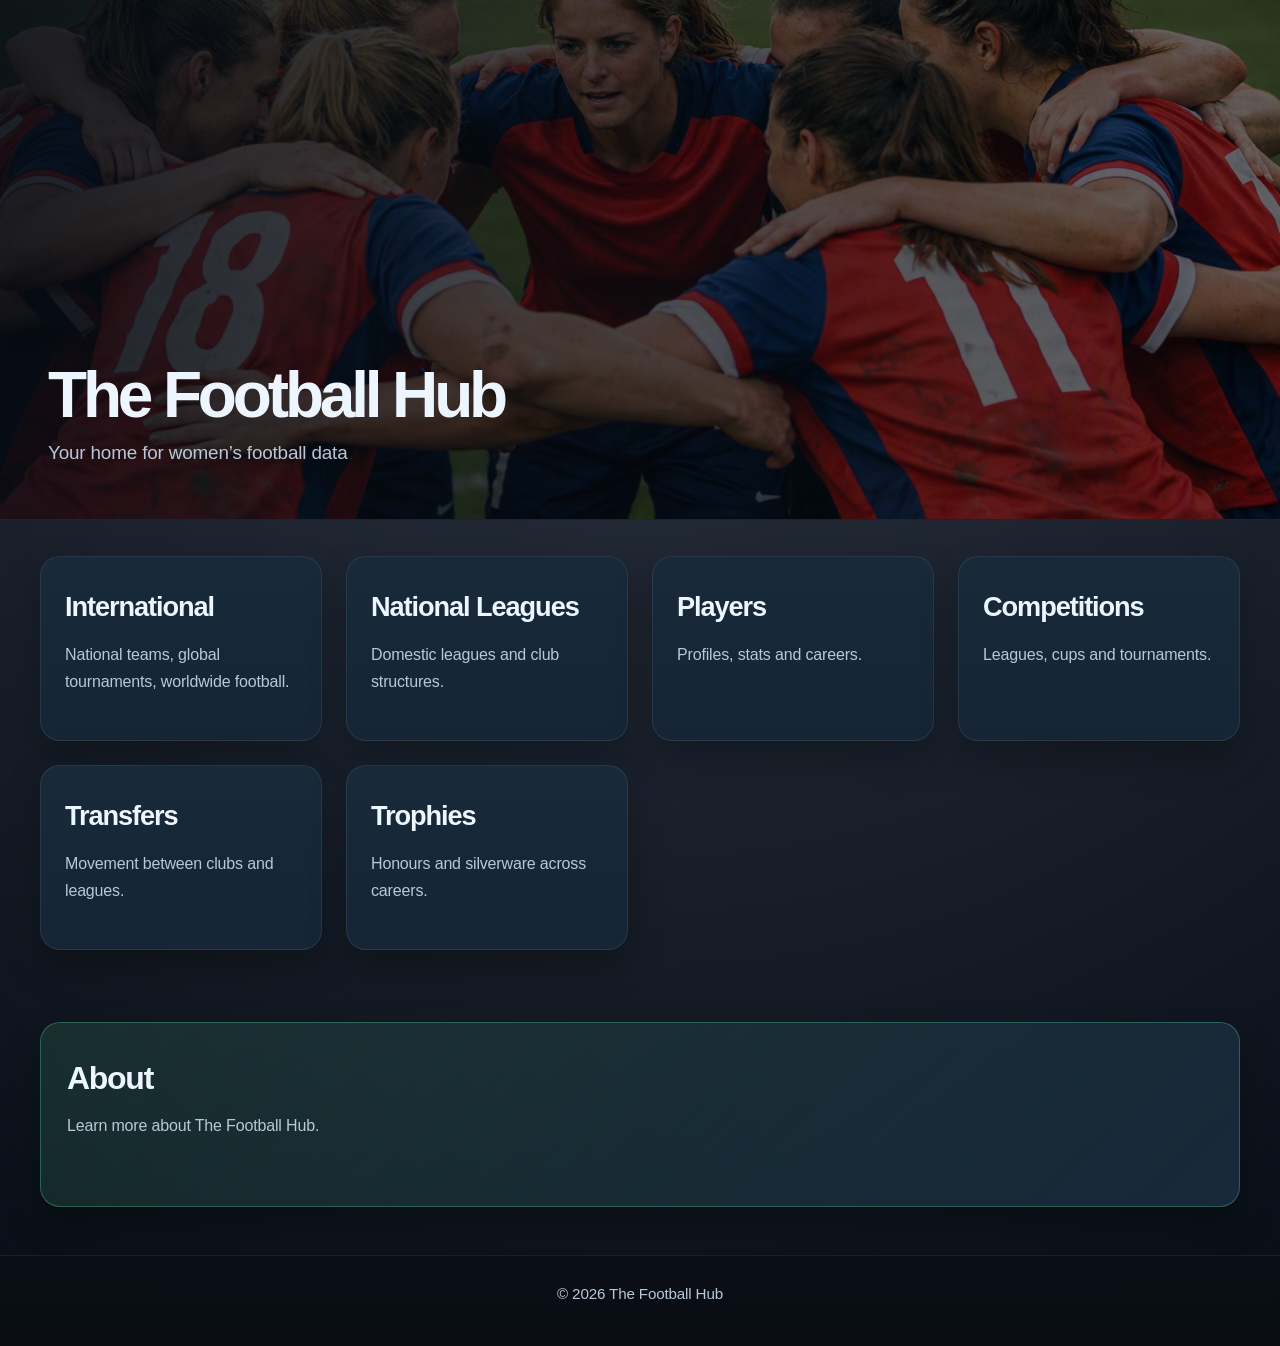
<file: index.html>
<!DOCTYPE html>
<html>
<head>
  <meta charset="UTF-8">
  <meta name="viewport" content="width=device-width, initial-scale=1.0">
  <title>The Football Hub</title>
  <link rel="stylesheet" href="style.css?v=10">
</head>

<body>

  <!-- HERO -->
  <header class="hero-header">
    <img src="header.png" class="hero-image" alt="Hero">
    <div class="hero-glass">
      <h1>The Football Hub</h1>
      <p>Your home for women’s football data</p>
    </div>
  </header>

  <!-- EDITORIAL GLASS GRID -->
<section class="editorial-grid">

  <a href="international.html" class="glass-tile">
    <h2>International</h2>
    <p>National teams, global tournaments, worldwide football.</p>
  </a>

  <a href="national.html" class="glass-tile">
    <h2>National Leagues</h2>
    <p>Domestic leagues and club structures.</p>
  </a>

  <a href="players.html" class="glass-tile">
    <h2>Players</h2>
    <p>Profiles, stats and careers.</p>
  </a>

  <a href="competitions.html" class="glass-tile">
    <h2>Competitions</h2>
    <p>Leagues, cups and tournaments.</p>
  </a>

  <a href="transfers.html" class="glass-tile">
    <h2>Transfers</h2>
    <p>Movement between clubs and leagues.</p>
  </a>

  <a href="trophies.html" class="glass-tile">
    <h2>Trophies</h2>
    <p>Honours and silverware across careers.</p>
  </a>

</section>

<a href="about.html" class="glass-tile footer-tile">
  <h2>About</h2>
  <p>Learn more about The Football Hub.</p>
</a>


  </section>

  <footer class="footer-glass">
    <p>© 2026 The Football Hub</p>
  </footer>

</body>
</html>
</file>
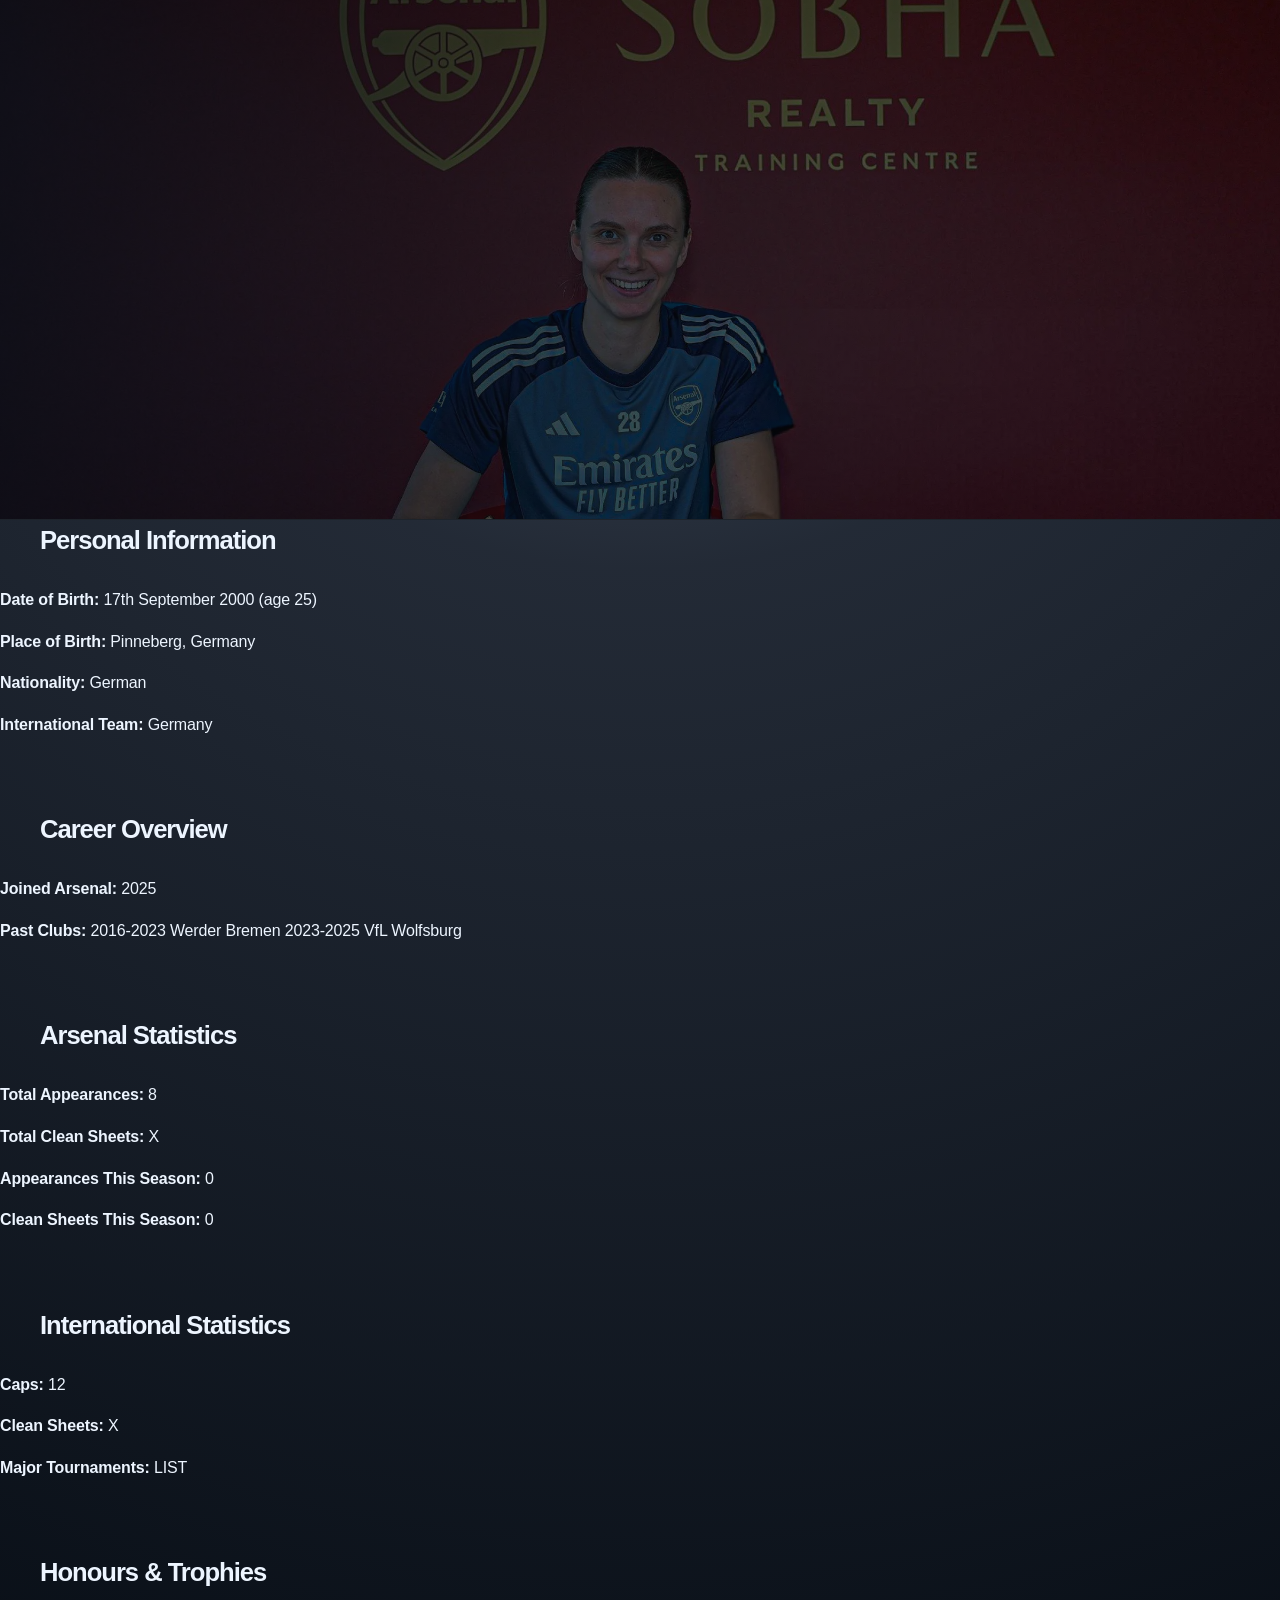
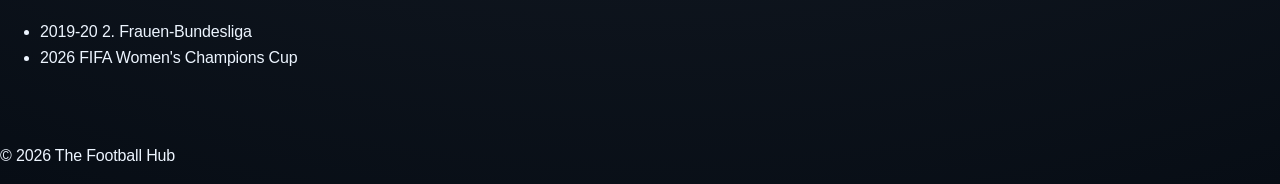
<file: anneke-borbe.html>
<!DOCTYPE html>
<html>
<head>
  <meta charset="UTF-8">
  <title>ANNEKE BORBE | Arsenal Women</title>
  <link rel="stylesheet" href="style.css">
</head>

<body>

  <!-- HEADER -->
  <header class="hero-header">
    <img src="anneke-borbe.webp" alt="Anneke Borbe" class="hero-image">
    <div class="hero-text">
      <h1>ANNEKE BORBE</h1>
      <p>#28 • Goalkeeper • Arsenal Women</p>
    </div>
  </header>

  <!-- PERSONAL INFO -->
  <section class="latest-news">
    <h2>Personal Information</h2>
    <p><strong>Date of Birth:</strong> 17th September 2000 (age 25)</p>
    <p><strong>Place of Birth:</strong> Pinneberg, Germany</p>
    <p><strong>Nationality:</strong> German</p>
    <p><strong>International Team:</strong> Germany</p>
  </section>

  <!-- CAREER OVERVIEW -->
  <section class="latest-news">
    <h2>Career Overview</h2>
    <p><strong>Joined Arsenal:</strong> 2025</p>
    <p><strong>Past Clubs:</strong> 2016-2023 Werder Bremen 2023-2025 VfL Wolfsburg</p>
  </section>

  <!-- CLUB STATS -->
  <section class="latest-news">
    <h2>Arsenal Statistics</h2>
    <p><strong>Total Appearances:</strong> 8</p>
    <p><strong>Total Clean Sheets:</strong> X</p>
    <p><strong>Appearances This Season:</strong> 0</p>
    <p><strong>Clean Sheets This Season:</strong> 0</p>
  </section>

  <!-- INTERNATIONAL STATS -->
  <section class="latest-news">
    <h2>International Statistics</h2>
    <p><strong>Caps:</strong> 12</p>
    <p><strong>Clean Sheets:</strong> X</p>
    <p><strong>Major Tournaments:</strong> LIST</p>
  </section>

  <!-- TROPHIES -->
  <section class="latest-news">
    <h2>Honours & Trophies</h2>
    <ul>
      <li>2019-20 2. Frauen-Bundesliga</li>
      <li>2026 FIFA Women's Champions Cup</li>
    </ul>
  </section>

  <!-- FOOTER -->
  <footer>
    <p>© 2026 The Football Hub</p>
  </footer>

</body>
</html>
</file>
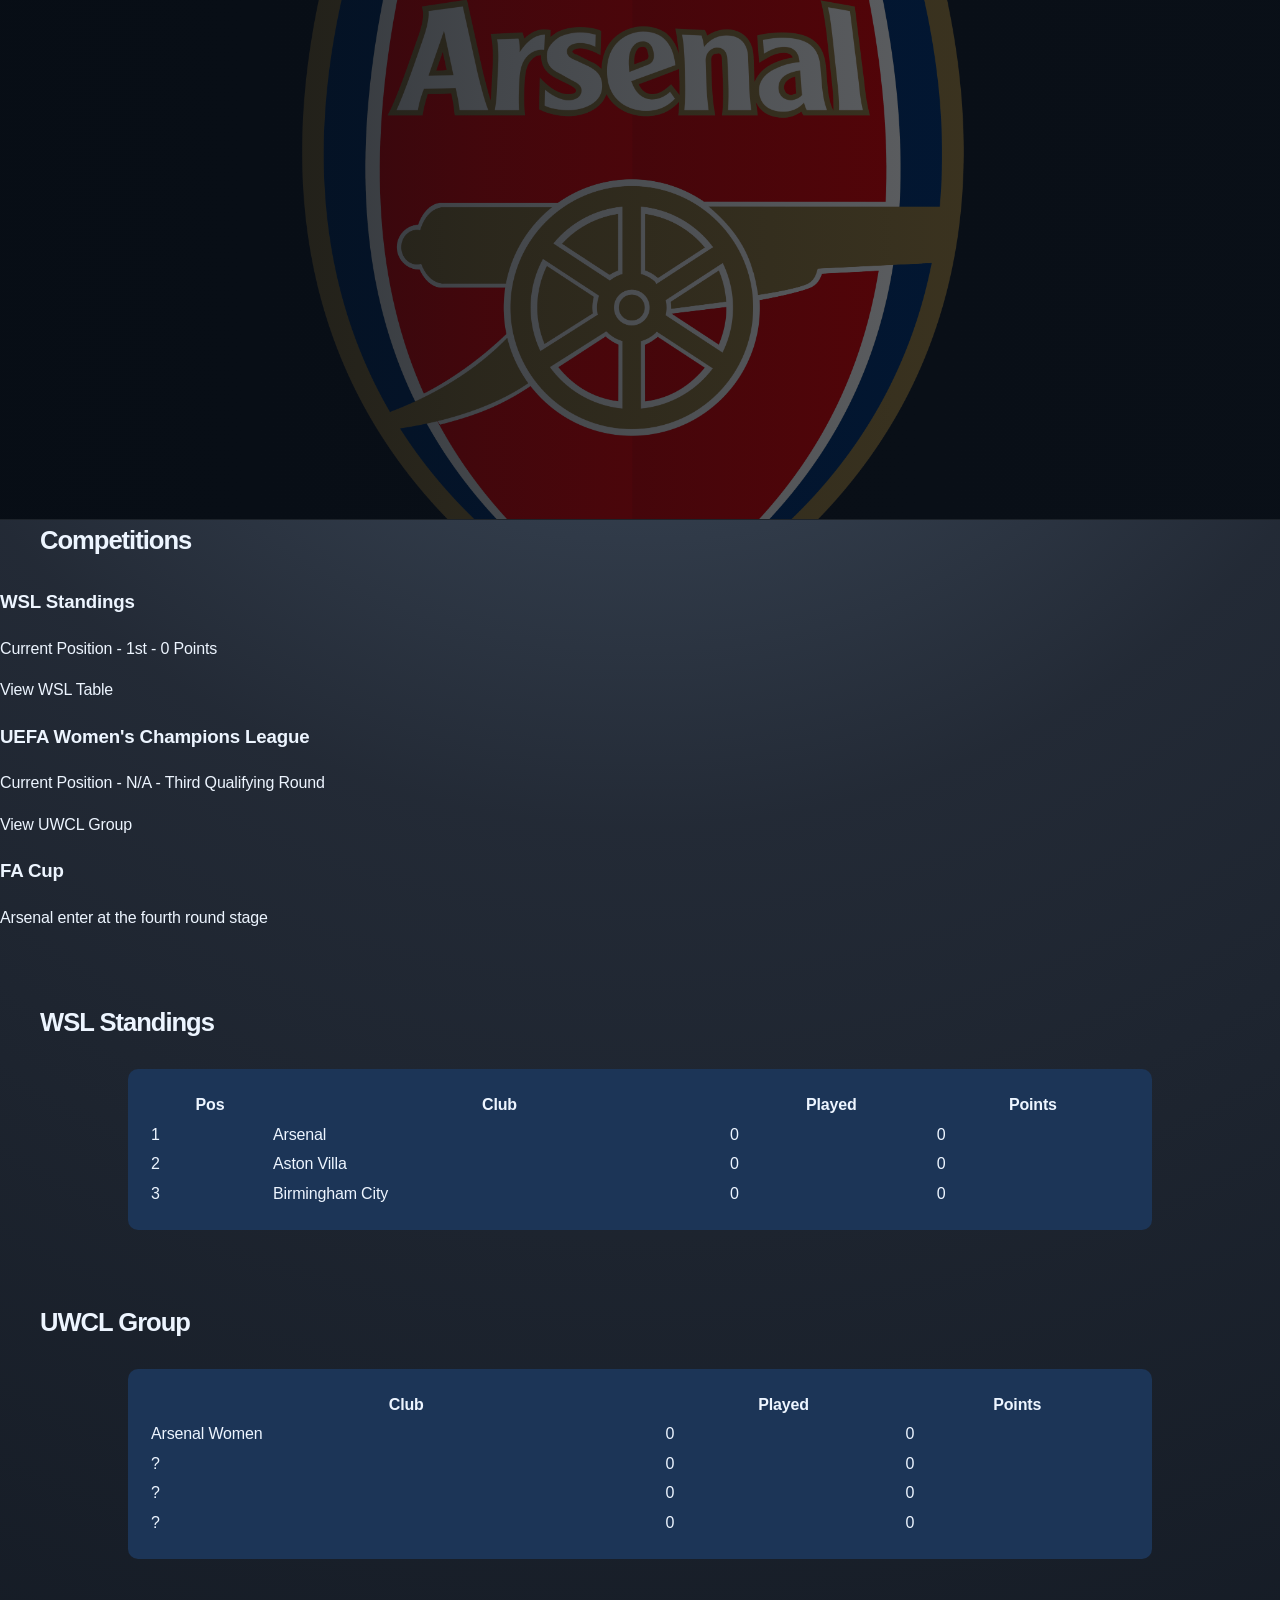
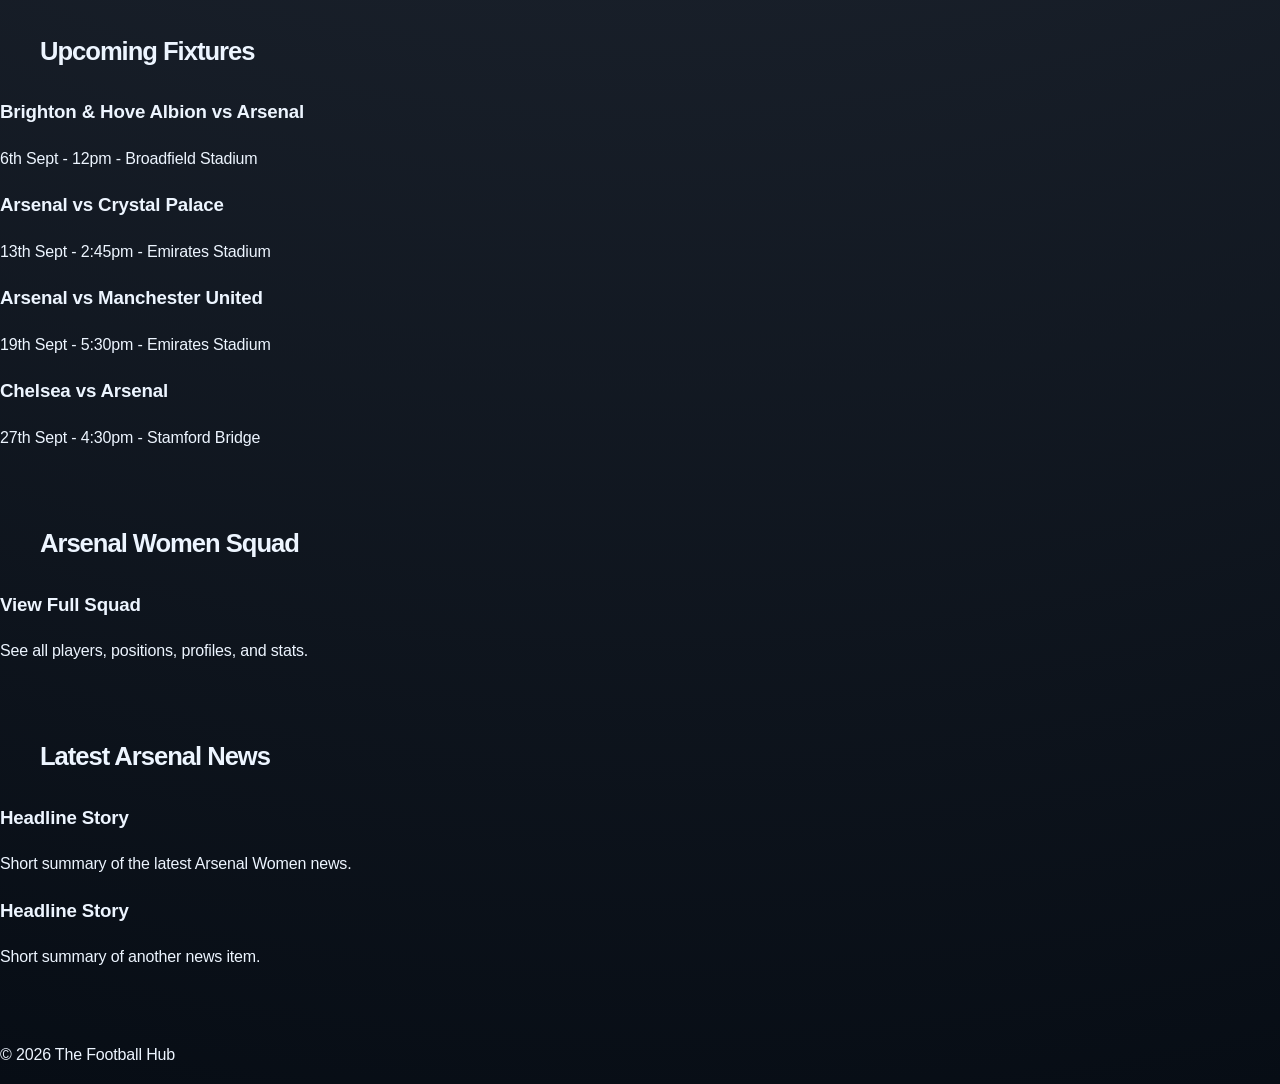
<file: arsenal.html>
<!DOCTYPE html>
<html>
<head>
  <meta charset="UTF-8">
  <title>Arsenal Women | The Football Hub</title>
  <link rel="stylesheet" href="style.css">
</head>

<body>

  <!-- HEADER -->
  <header class="hero-header">
    <img src="arsenal.png" alt="Arsenal Women Header" class="hero-image">
    <div class="hero-text">
      <h1>Arsenal Women</h1>
      <p>WSL • Champions League • Domestic Cups</p>
    </div>
  </header>

  <!-- COMPETITIONS -->
  <section class="latest-news">
    <h2>Competitions</h2>
    <div class="news-grid">

      <div class="news-card">
        <h3>WSL Standings</h3>
        <p>Current Position - 1st - 0 Points</p>
        <a href="#wsl-table">View WSL Table</a>
      </div>

      <div class="news-card">
        <h3>UEFA Women's Champions League</h3>
        <p>Current Position - N/A - Third Qualifying Round</p>
        <a href="#uwcl-table">View UWCL Group</a>
      </div>

      <div class="news-card">
        <h3>FA Cup</h3>
        <p>Arsenal enter at the fourth round stage</p>
      </div>

    </div>
  </section>

  <!-- WSL TABLE -->
  <section class="latest-news" id="wsl-table">
    <h2>WSL Standings</h2>

    <table style="margin:auto; width:80%; background:#1c3557; padding:20px; border-radius:10px;">
      <tr><th>Pos</th><th>Club</th><th>Played</th><th>Points</th></tr>
      <tr><td>1</td><td>Arsenal</td><td>0</td><td>0</td></tr>
      <tr><td>2</td><td>Aston Villa</td><td>0</td><td>0</td></tr>
      <tr><td>3</td><td>Birmingham City</td><td>0</td><td>0</td></tr>
      <!-- update weekly -->
    </table>
  </section>

  <!-- UWCL TABLE -->
  <section class="latest-news" id="uwcl-table">
    <h2>UWCL Group</h2>

    <table style="margin:auto; width:80%; background:#1c3557; padding:20px; border-radius:10px;">
      <tr><th>Club</th><th>Played</th><th>Points</th></tr>
      <tr><td>Arsenal Women</td><td>0</td><td>0</td></tr>
      <tr><td>?</td><td>0</td><td>0</td></tr>
      <tr><td>?</td><td>0</td><td>0</td></tr>
      <tr><td>?</td><td>0</td><td>0</td></tr>
    </table>
  </section>

  <!-- FIXTURES -->
  <section class="latest-news">
    <h2>Upcoming Fixtures</h2>
    <div class="news-grid">

      <div class="news-card">
        <h3>Brighton & Hove Albion vs Arsenal</h3>
        <p>6th Sept - 12pm - Broadfield Stadium</p>
      </div>

      <div class="news-card">
        <h3>Arsenal vs Crystal Palace</h3>
        <p>13th Sept - 2:45pm - Emirates Stadium</p>
      </div>

      <div class="news-card">
        <h3>Arsenal vs Manchester United</h3>
        <p>19th Sept - 5:30pm - Emirates Stadium</p>
      </div>

      <div class="news-card">
        <h3>Chelsea vs Arsenal</h3>
        <p>27th Sept - 4:30pm - Stamford Bridge</p>
      </div>

    </div>
  </section>

  <!-- SQUAD PAGE LINK -->
  <section class="latest-news">
    <h2>Arsenal Women Squad</h2>
    <div class="news-grid">
      <div class="news-card">
        <h3><a href="arsenal-squad.html">View Full Squad</a></h3>
        <p>See all players, positions, profiles, and stats.</p>
      </div>
    </div>
  </section>

  <!-- NEWS -->
  <section class="latest-news">
    <h2>Latest Arsenal News</h2>
    <div class="news-grid">

      <div class="news-card">
        <h3>Headline Story</h3>
        <p>Short summary of the latest Arsenal Women news.</p>
      </div>

      <div class="news-card">
        <h3>Headline Story</h3>
        <p>Short summary of another news item.</p>
      </div>

    </div>
  </section>

  <!-- FOOTER -->
  <footer>
    <p>© 2026 The Football Hub</p>
  </footer>

</body>
</html>
</file>
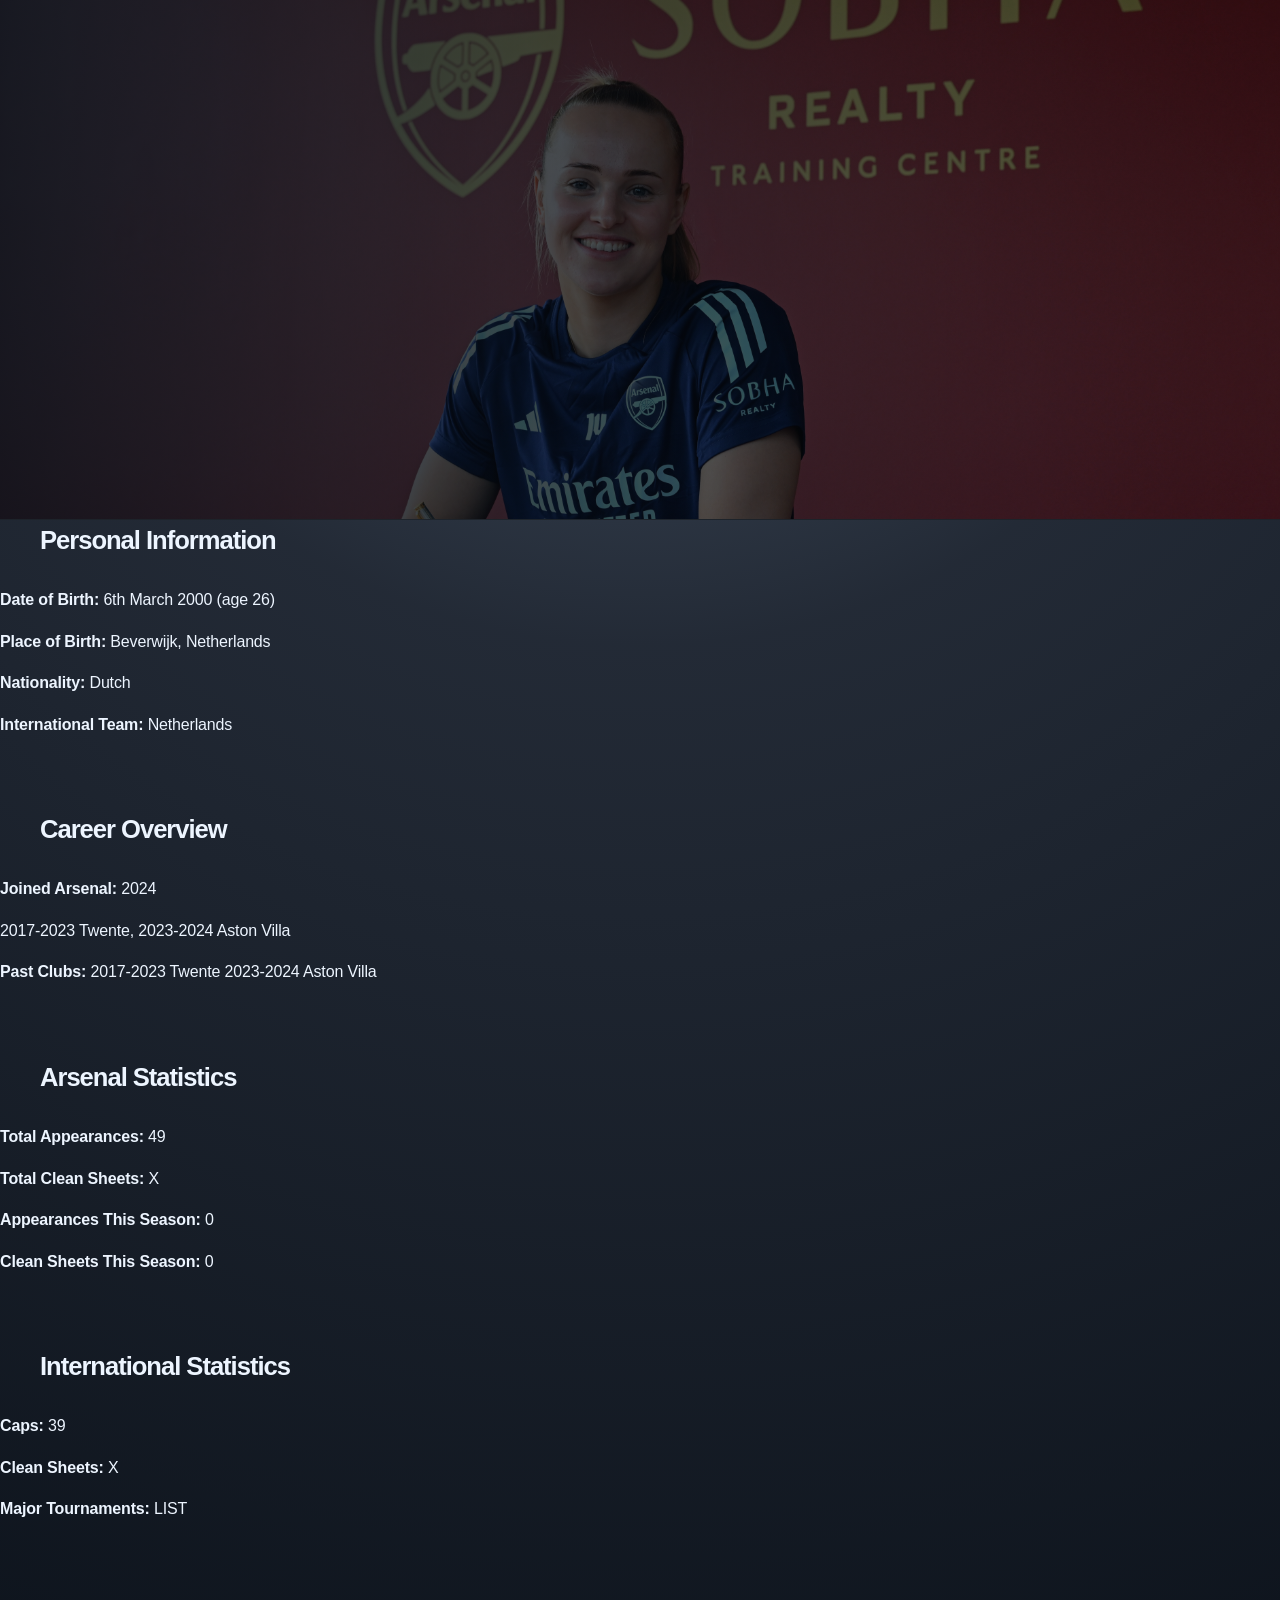
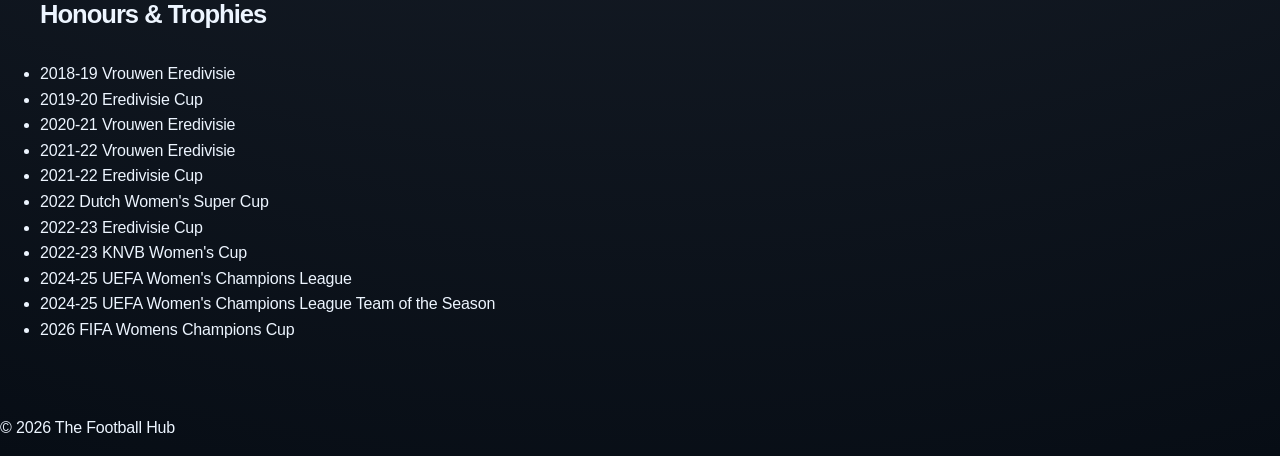
<file: daphne-van-domselaar.html>
<!DOCTYPE html>
<html>
<head>
  <meta charset="UTF-8">
  <title>DAPHNE VAN DOMSELAAR | Arsenal Women</title>
  <link rel="stylesheet" href="style.css">
</head>

<body>

  <!-- HEADER -->
  <header class="hero-header">
    <img src="daphne-van-domselaar.webp" alt="Daphne Van Domselaar" class="hero-image">
    <div class="hero-text">
      <h1>DAPHNE VAN DOMSELAAR</h1>
      <p>#1 • Goal Keeper • Arsenal Women</p>
    </div>
  </header>

  <!-- PERSONAL INFO -->
  <section class="latest-news">
    <h2>Personal Information</h2>
    <p><strong>Date of Birth:</strong> 6th March 2000 (age 26)</p>
    <p><strong>Place of Birth:</strong> Beverwijk, Netherlands</p>
    <p><strong>Nationality:</strong> Dutch</p>
    <p><strong>International Team:</strong> Netherlands</p>
  </section>

  <!-- CAREER OVERVIEW -->
  <section class="latest-news">
    <h2>Career Overview</h2>
    <p><strong>Joined Arsenal:</strong> 2024</p>
        <a href="twente.html">2017-2023 Twente</a>, 
        <a href="aston-villa.html">2023-2024 Aston Villa</a>
    <p><strong>Past Clubs:</strong> 2017-2023 Twente   2023-2024 Aston Villa</p>
  </section>

  <!-- CLUB STATS -->
  <section class="latest-news">
    <h2>Arsenal Statistics</h2>
    <p><strong>Total Appearances:</strong> 49</p>
    <p><strong>Total Clean Sheets:</strong> X</p>
    <p><strong>Appearances This Season:</strong> 0</p>
    <p><strong>Clean Sheets This Season:</strong> 0</p>
  </section>

  <!-- INTERNATIONAL STATS -->
  <section class="latest-news">
    <h2>International Statistics</h2>
    <p><strong>Caps:</strong> 39</p>
    <p><strong>Clean Sheets:</strong> X</p>
    <p><strong>Major Tournaments:</strong> LIST</p>
  </section>

  <!-- TROPHIES -->
  <section class="latest-news">
    <h2>Honours & Trophies</h2>
    <ul>
      <li>2018-19 Vrouwen Eredivisie</li>
      <li>2019-20 Eredivisie Cup</li>
      <li>2020-21 Vrouwen Eredivisie</li>
      <li>2021-22 Vrouwen Eredivisie</li>
      <li>2021-22 Eredivisie Cup</li>
      <li>2022 Dutch Women's Super Cup</li>
      <li>2022-23 Eredivisie Cup</li>
      <li>2022-23 KNVB Women's Cup</li>
      <li>2024-25 UEFA Women's Champions League</li>
      <li>2024-25 UEFA Women's Champions League Team of the Season</li>
      <li>2026 FIFA Womens Champions Cup </li>
    </ul>
  </section>

  <!-- FOOTER -->
  <footer>
    <p>© 2026 The Football Hub</p>
  </footer>

</body>
</html>
</file>
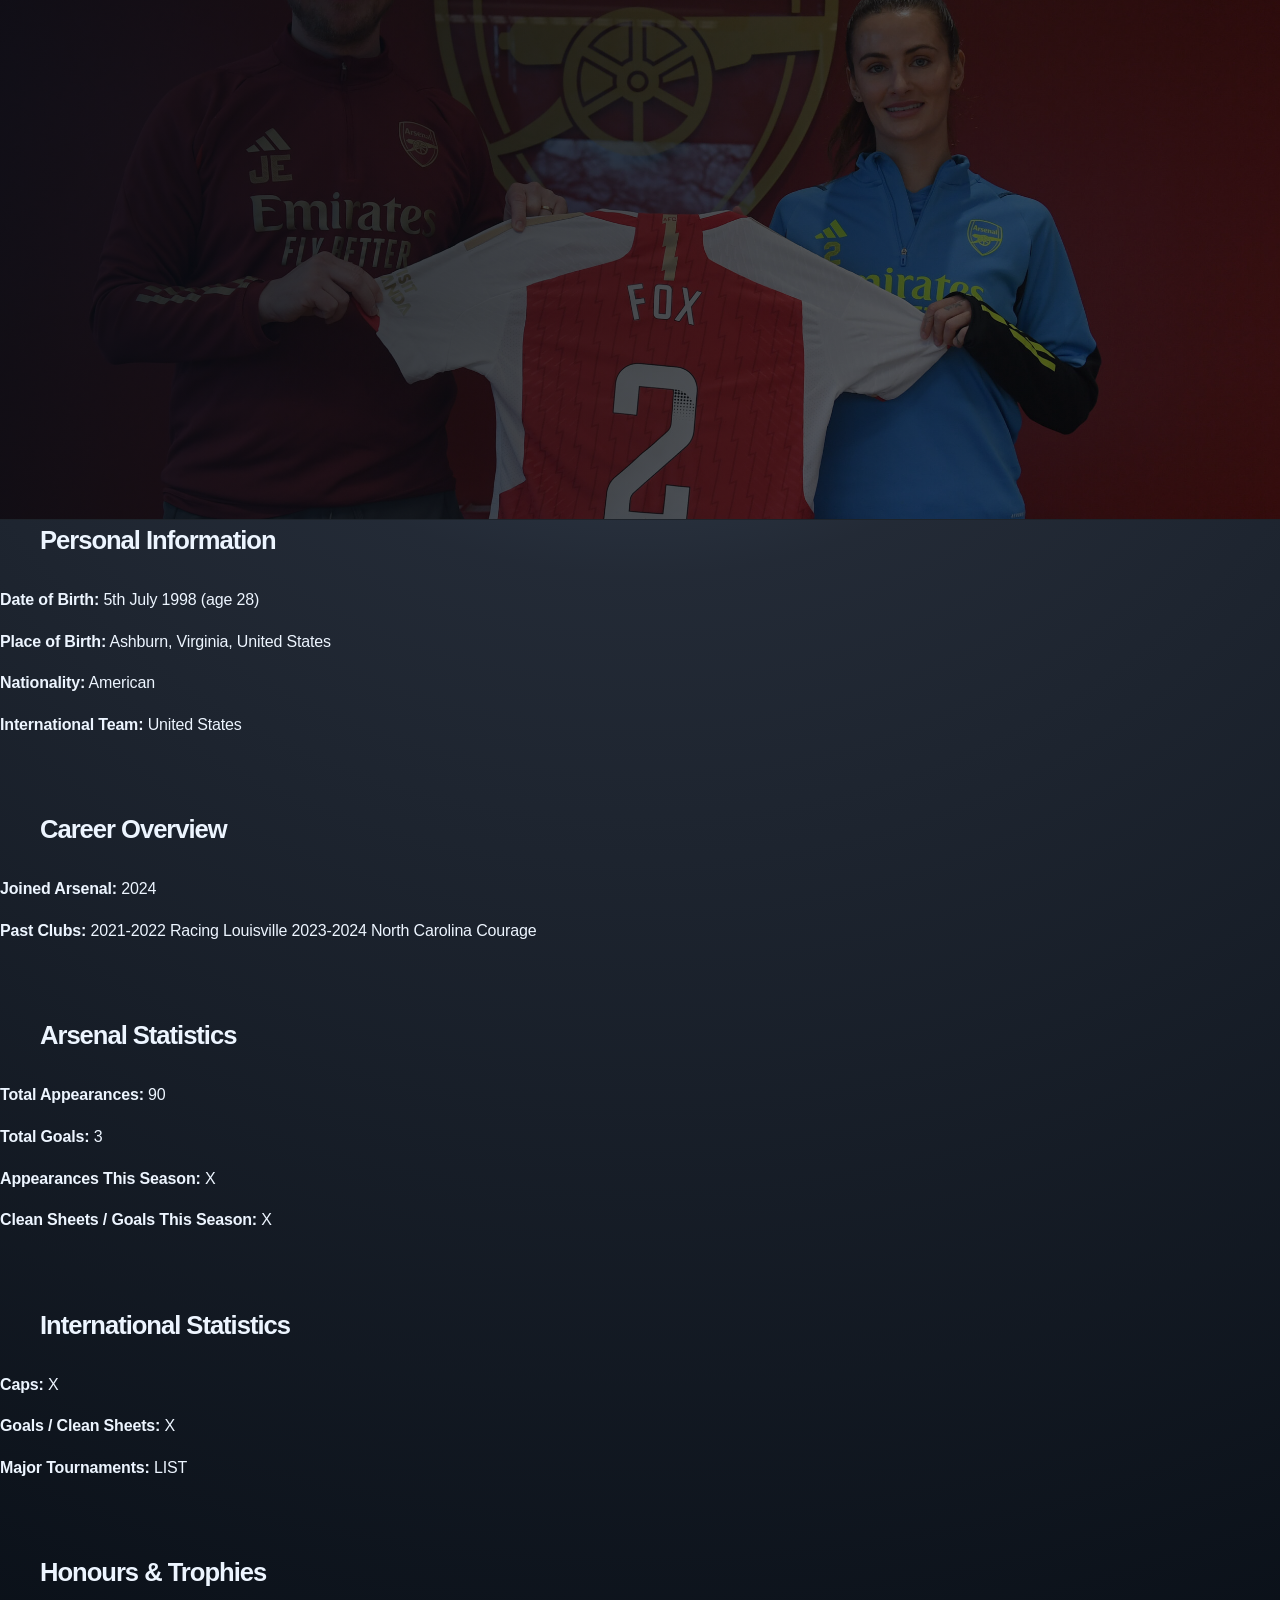
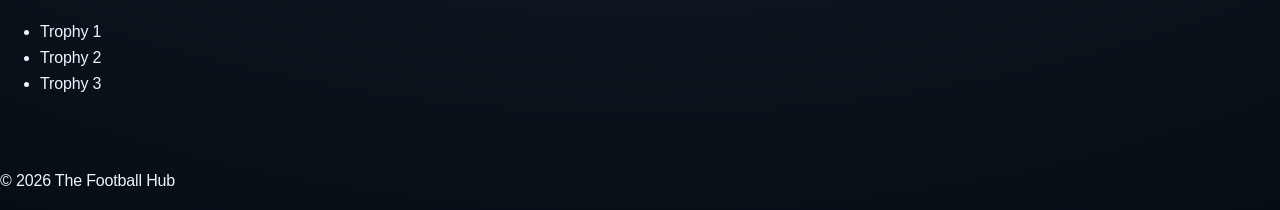
<file: emily-fox.html>
<!DOCTYPE html>
<html>
<head>
  <meta charset="UTF-8">
  <title>EMILY FOX | Arsenal Women</title>
  <link rel="stylesheet" href="style.css">
</head>

<body>

  <!-- HEADER -->
  <header class="hero-header">
    <img src="emily-fox.jpg" alt="Emily Fox" class="hero-image">
    <div class="hero-text">
      <h1>EMILY FOX</h1>
      <p>#2 • Right Back • Arsenal Women</p>
    </div>
  </header>

  <!-- PERSONAL INFO -->
  <section class="latest-news">
    <h2>Personal Information</h2>
    <p><strong>Date of Birth:</strong> 5th July 1998 (age 28)</p>
    <p><strong>Place of Birth:</strong> Ashburn, Virginia, United States</p>
    <p><strong>Nationality:</strong> American</p>
    <p><strong>International Team:</strong> United States</p>
  </section>

  <!-- CAREER OVERVIEW -->
  <section class="latest-news">
    <h2>Career Overview</h2>
    <p><strong>Joined Arsenal:</strong> 2024</p>
    <p><strong>Past Clubs:</strong>
      <a href="racing-louisville.html">2021-2022 Racing Louisville</a>
      <a href="north-carolina-courage.html">2023-2024 North Carolina Courage</a>
  </section>

  <!-- CLUB STATS -->
  <section class="latest-news">
    <h2>Arsenal Statistics</h2>
    <p><strong>Total Appearances:</strong> 90</p>
    <p><strong>Total Goals:</strong> 3</p>
    <p><strong>Appearances This Season:</strong> X</p>
    <p><strong>Clean Sheets / Goals This Season:</strong> X</p>
  </section>

  <!-- INTERNATIONAL STATS -->
  <section class="latest-news">
    <h2>International Statistics</h2>
    <p><strong>Caps:</strong> X</p>
    <p><strong>Goals / Clean Sheets:</strong> X</p>
    <p><strong>Major Tournaments:</strong> LIST</p>
  </section>

  <!-- TROPHIES -->
  <section class="latest-news">
    <h2>Honours & Trophies</h2>
    <ul>
      <li>Trophy 1</li>
      <li>Trophy 2</li>
      <li>Trophy 3</li>
    </ul>
  </section>

  <!-- FOOTER -->
  <footer>
    <p>© 2026 The Football Hub</p>
  </footer>

</body>
</html>
</file>
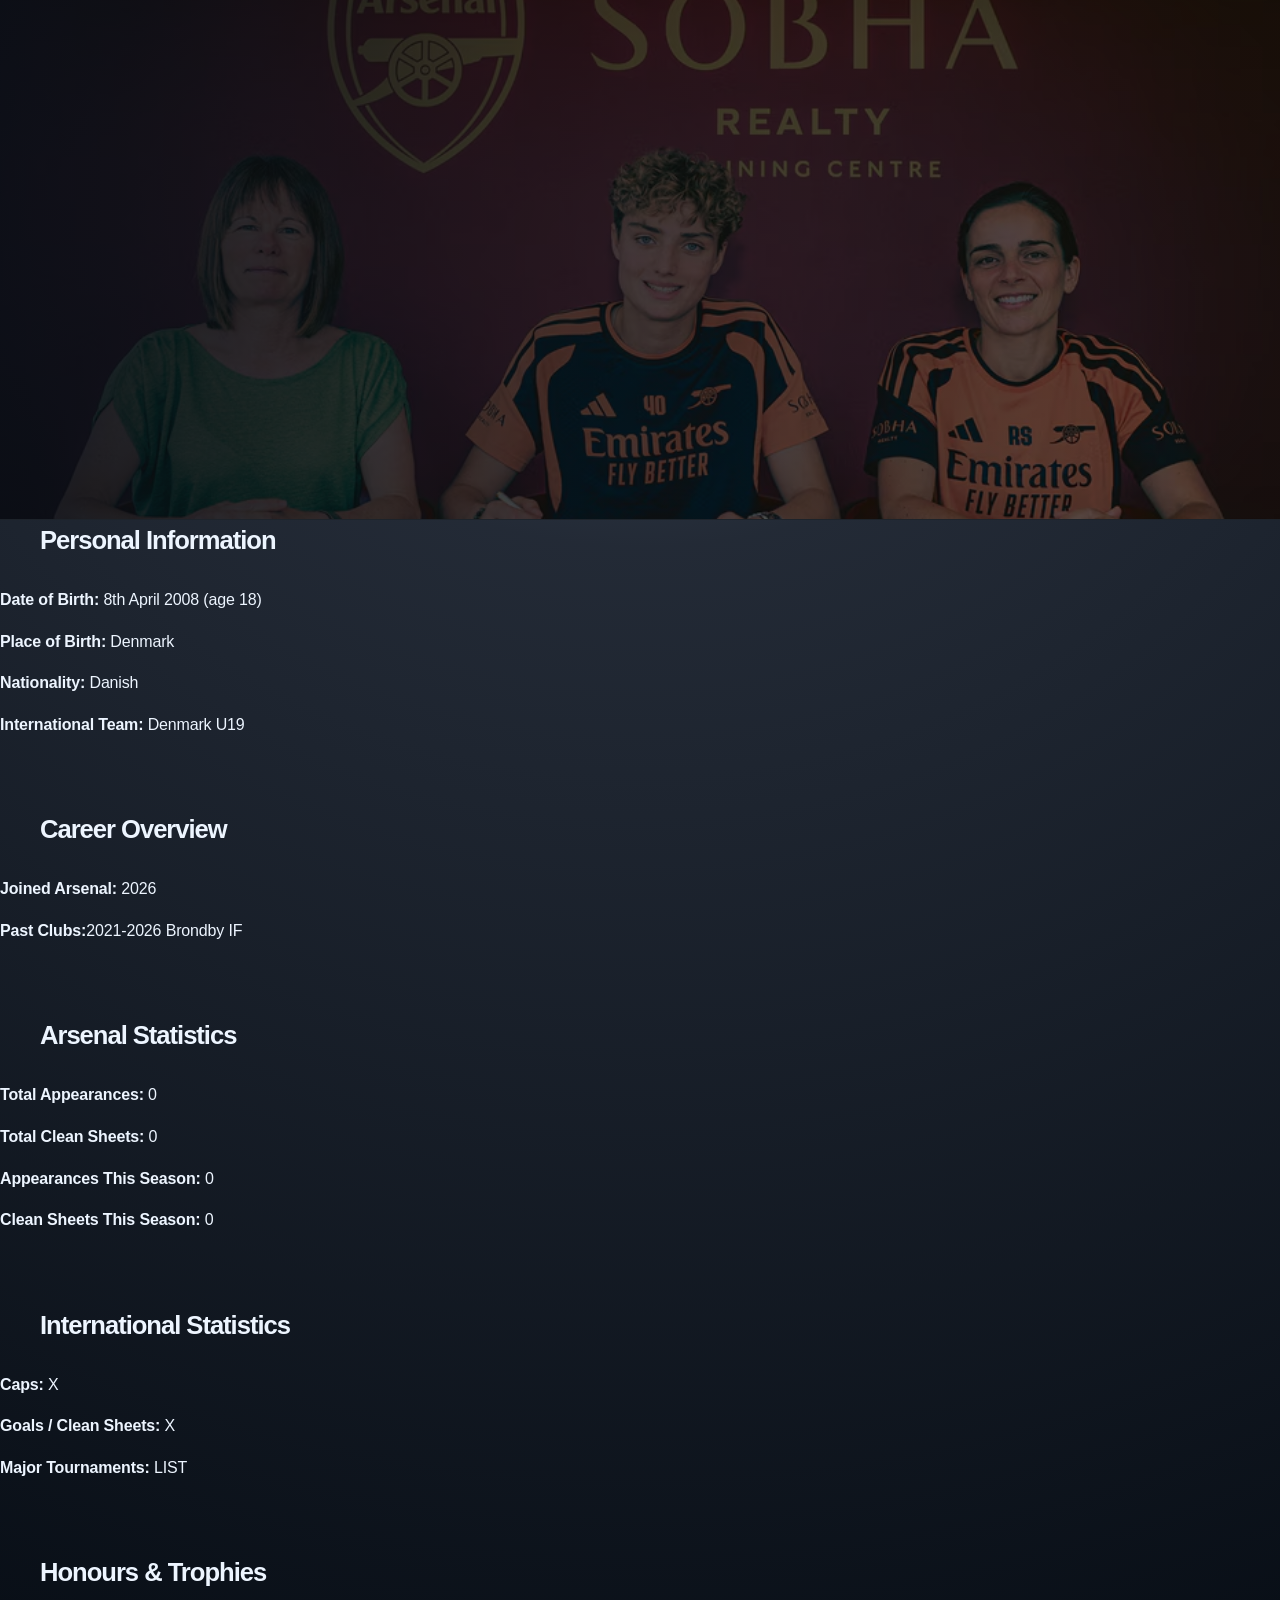
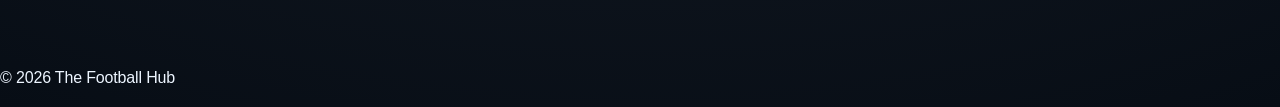
<file: isabella-damm.html>
<!DOCTYPE html>
<html>
<head>
  <meta charset="UTF-8">
  <title>ISABELLA DAMM | Arsenal Women</title>
  <link rel="stylesheet" href="style.css">
</head>

<body>

  <!-- HEADER -->
  <header class="hero-header">
    <img src="isabella-damm.avif" alt="Isabella Damm" class="hero-image">
    <div class="hero-text">
      <h1>ISABELLA DAMM</h1>
      <p>#40 • Goalkeeper • Arsenal Women</p>
    </div>
  </header>

  <!-- PERSONAL INFO -->
  <section class="latest-news">
    <h2>Personal Information</h2>
    <p><strong>Date of Birth:</strong> 8th April 2008 (age 18)</p>
    <p><strong>Place of Birth:</strong> Denmark</p>
    <p><strong>Nationality:</strong> Danish</p>
    <p><strong>International Team:</strong> Denmark U19</p>
  </section>

  <!-- CAREER OVERVIEW -->
  <section class="latest-news">
    <h2>Career Overview</h2>
    <p><strong>Joined Arsenal:</strong> 2026</p>
    <p><strong>Past Clubs:</strong>2021-2026 Brondby IF</p>
  </section>

  <!-- CLUB STATS -->
  <section class="latest-news">
    <h2>Arsenal Statistics</h2>
    <p><strong>Total Appearances:</strong> 0</p>
    <p><strong>Total Clean Sheets:</strong> 0</p>
    <p><strong>Appearances This Season:</strong> 0</p>
    <p><strong>Clean Sheets This Season:</strong> 0</p>
  </section>

  <!-- INTERNATIONAL STATS -->
  <section class="latest-news">
    <h2>International Statistics</h2>
    <p><strong>Caps:</strong> X</p>
    <p><strong>Goals / Clean Sheets:</strong> X</p>
    <p><strong>Major Tournaments:</strong> LIST</p>
  </section>

  <!-- TROPHIES -->
  <section class="latest-news">
    <h2>Honours & Trophies</h2>
    <ul>
    </ul>
  </section>

  <!-- FOOTER -->
  <footer>
    <p>© 2026 The Football Hub</p>
  </footer>

</body>
</html>
</file>
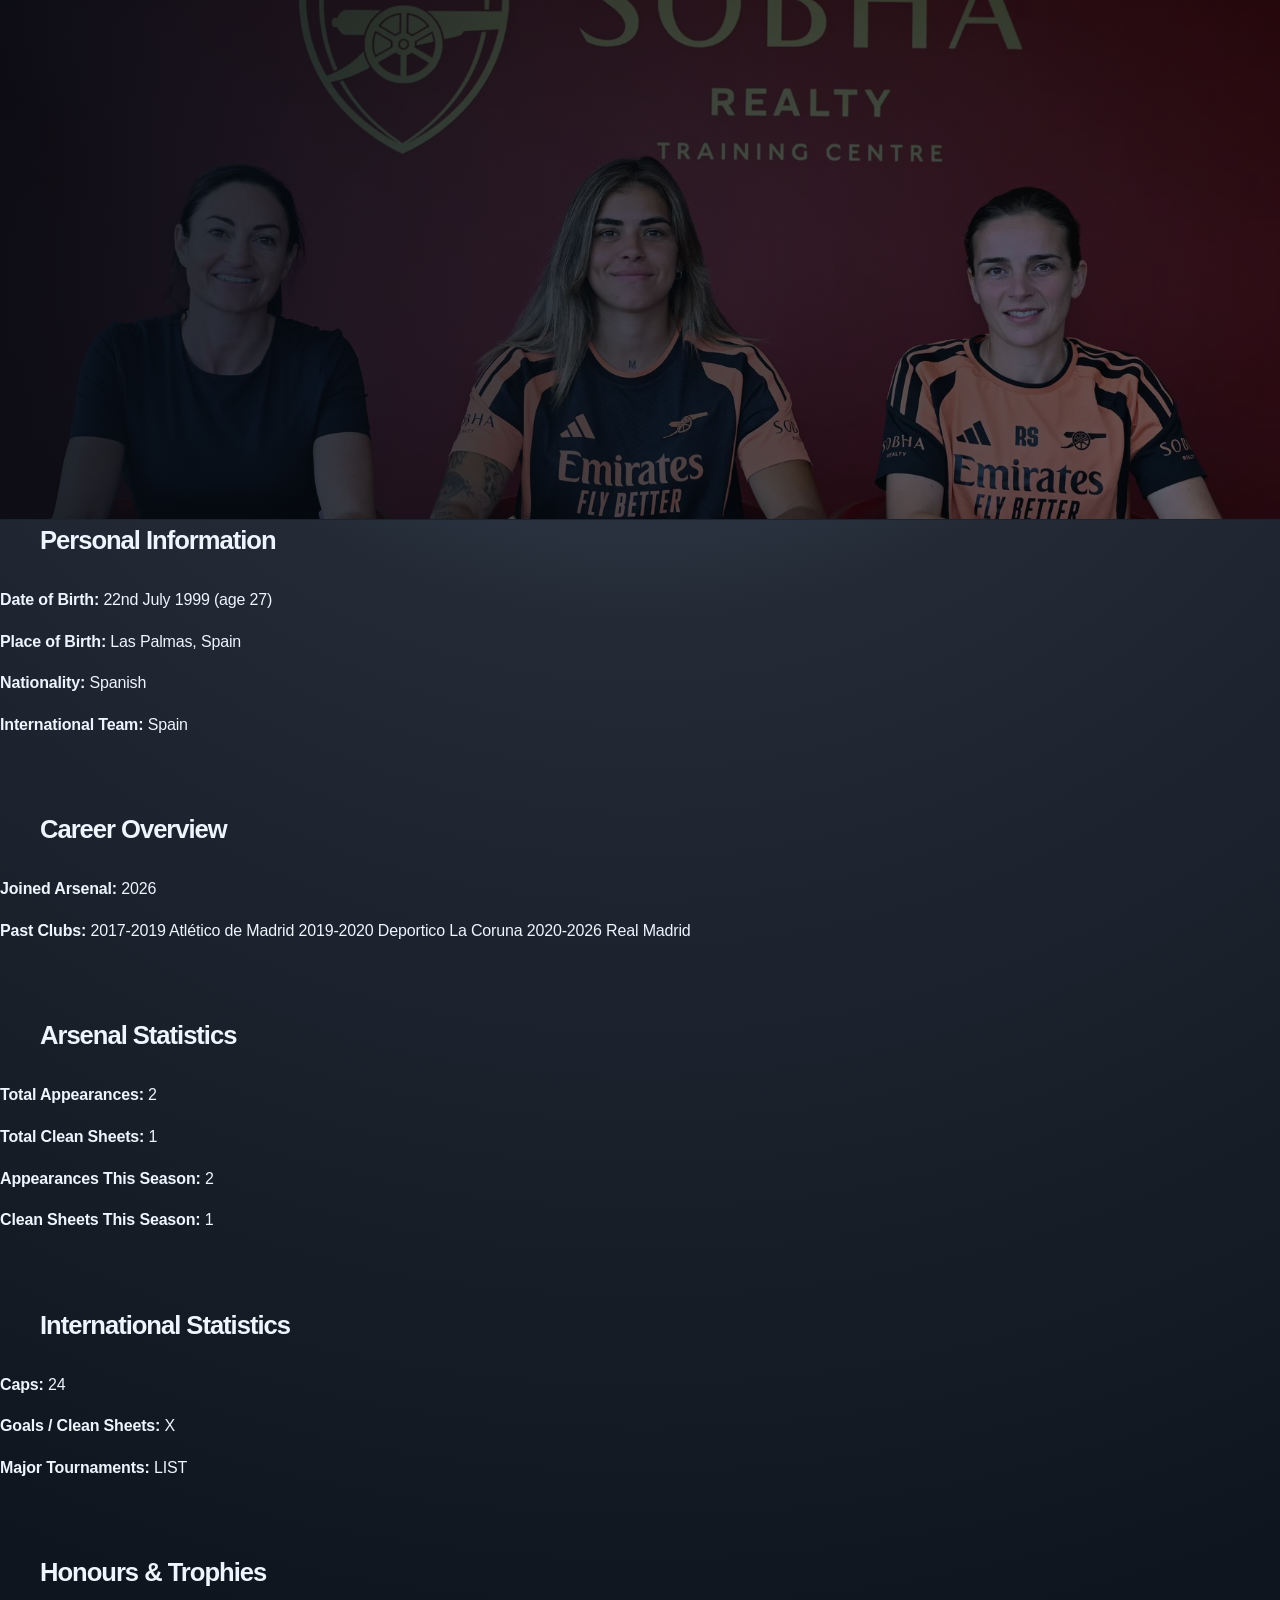
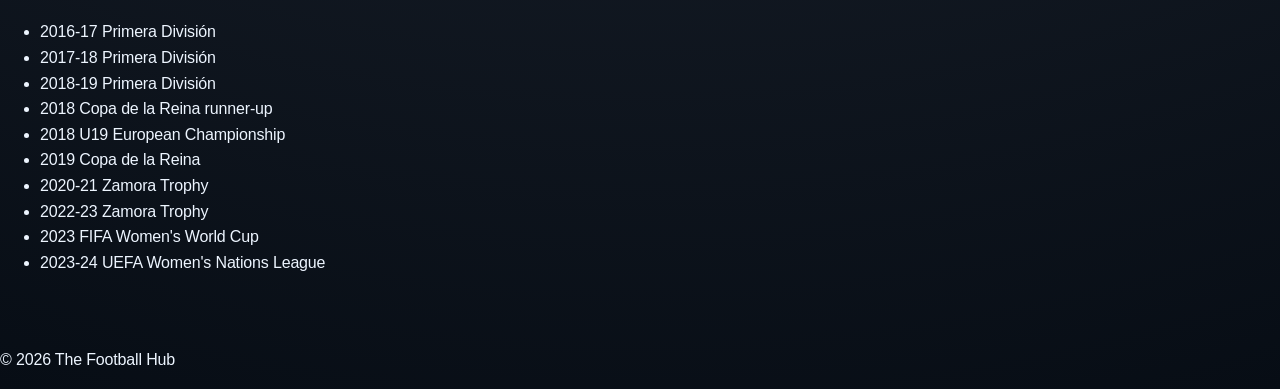
<file: misa-rodriguez.html>
<!DOCTYPE html>
<html>
<head>
  <meta charset="UTF-8">
  <title>MISA RODRIGUEZ | Arsenal Women</title>
  <link rel="stylesheet" href="style.css">
</head>

<body>

  <!-- HEADER -->
  <header class="hero-header">
    <img src="misa-rodriguez.avif" alt="Misa Rodriguez" class="hero-image">
    <div class="hero-text">
      <h1>MISA RODRIGUEZ</h1>
      <p>#16 • Goalkeeper • Arsenal Women</p>
    </div>
  </header>

  <!-- PERSONAL INFO -->
  <section class="latest-news">
    <h2>Personal Information</h2>
    <p><strong>Date of Birth:</strong> 22nd July 1999 (age 27)</p>
    <p><strong>Place of Birth:</strong> Las Palmas, Spain</p>
    <p><strong>Nationality:</strong> Spanish</p>
    <p><strong>International Team:</strong> Spain</p>
  </section>

  <!-- CAREER OVERVIEW -->
  <section class="latest-news">
    <h2>Career Overview</h2>
    <p><strong>Joined Arsenal:</strong> 2026</p>
    <p><strong>Past Clubs:</strong> 2017-2019 Atlético de Madrid 2019-2020 Deportico La Coruna 2020-2026 Real Madrid</p>
  </section>

  <!-- CLUB STATS -->
  <section class="latest-news">
    <h2>Arsenal Statistics</h2>
    <p><strong>Total Appearances:</strong> 2</p>
    <p><strong>Total Clean Sheets:</strong> 1</p>
    <p><strong>Appearances This Season:</strong> 2</p>
    <p><strong>Clean Sheets This Season:</strong> 1</p>
  </section>

  <!-- INTERNATIONAL STATS -->
  <section class="latest-news">
    <h2>International Statistics</h2>
    <p><strong>Caps:</strong> 24</p>
    <p><strong>Goals / Clean Sheets:</strong> X</p>
    <p><strong>Major Tournaments:</strong> LIST</p>
  </section>

  <!-- TROPHIES -->
  <section class="latest-news">
    <h2>Honours & Trophies</h2>
    <ul>
      <li>2016-17 Primera División</li>
      <li>2017-18 Primera División</li>
      <li>2018-19 Primera División</li>
      <li>2018 Copa de la Reina runner-up</li>
      <li>2018 U19 European Championship</li>
      <li>2019 Copa de la Reina</li>
      <li>2020-21 Zamora Trophy</li>
      <li>2022-23 Zamora Trophy</li>
      <li>2023 FIFA Women's World Cup</li>
      <li>2023-24 UEFA Women's Nations League</li>
    </ul>
  </section>

  <!-- FOOTER -->
  <footer>
    <p>© 2026 The Football Hub</p>
  </footer>

</body>
</html>
</file>
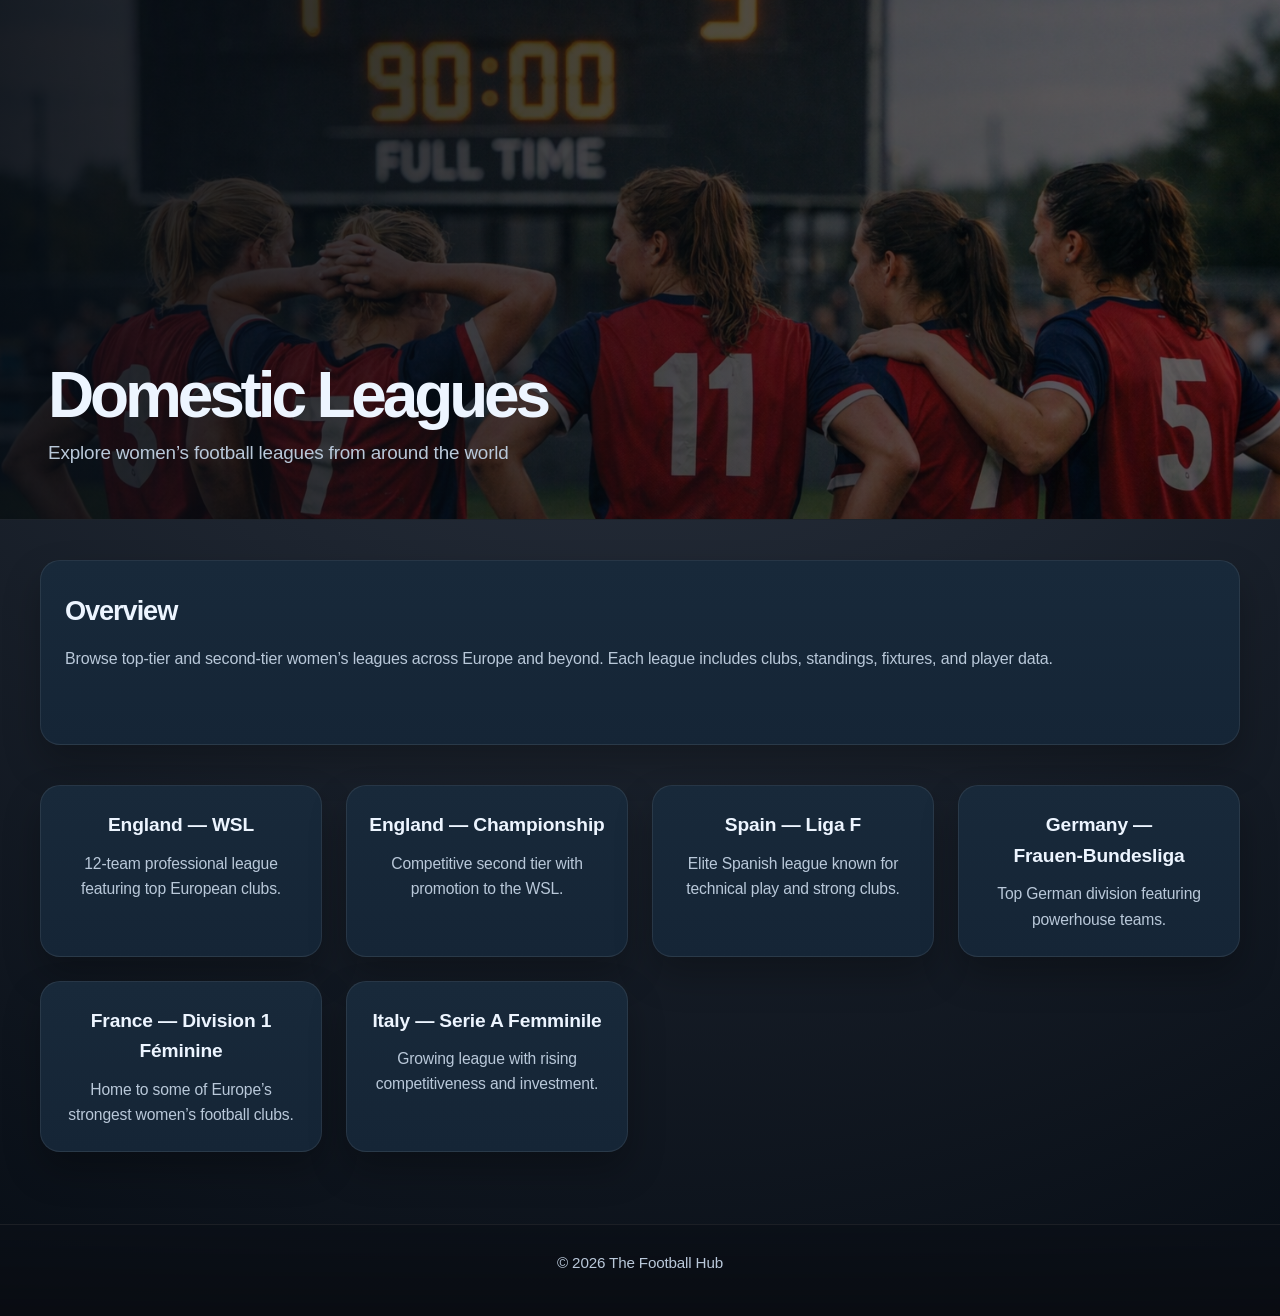
<file: national.html>
<!DOCTYPE html>
<html>
<head>
  <meta charset="UTF-8">
  <title>National Leagues — The Football Hub</title>
  <link rel="stylesheet" href="style.css?v=3">
</head>

<body>

  <!-- HERO -->
  <header class="hero-header">
    <img src="national-header.png" class="hero-image" alt="Domestic Leagues">
    <div class="hero-glass">
      <h1>Domestic Leagues</h1>
      <p>Explore women’s football leagues from around the world</p>
    </div>
  </header>

  <!-- INTRO PANEL -->
  <section class="glass-tile" style="margin: 40px;">
    <h2>Overview</h2>
    <p>Browse top‑tier and second‑tier women’s leagues across Europe and beyond. Each league includes clubs, standings, fixtures, and player data.</p>
  </section>

  <!-- LEAGUE DASHBOARD GRID -->
  <section class="league-dashboard">

    <a href="wsl.html" class="league-card">
      <h3>England — WSL</h3>
      <p>12‑team professional league featuring top European clubs.</p>
    </a>

    <a href="championship.html" class="league-card">
      <h3>England — Championship</h3>
      <p>Competitive second tier with promotion to the WSL.</p>
    </a>

    <a href="liga-f.html" class="league-card">
      <h3>Spain — Liga F</h3>
      <p>Elite Spanish league known for technical play and strong clubs.</p>
    </a>

    <a href="frauen-bundesliga.html" class="league-card">
      <h3>Germany — Frauen‑Bundesliga</h3>
      <p>Top German division featuring powerhouse teams.</p>
    </a>

    <a href="d1-feminine.html" class="league-card">
      <h3>France — Division 1 Féminine</h3>
      <p>Home to some of Europe’s strongest women’s football clubs.</p>
    </a>

    <a href="serie-a-femminile.html" class="league-card">
      <h3>Italy — Serie A Femminile</h3>
      <p>Growing league with rising competitiveness and investment.</p>
    </a>

  </section>

  <!-- FOOTER -->
  <footer class="footer-glass">
    <p>© 2026 The Football Hub</p>
  </footer>

</body>
</html>
</file>
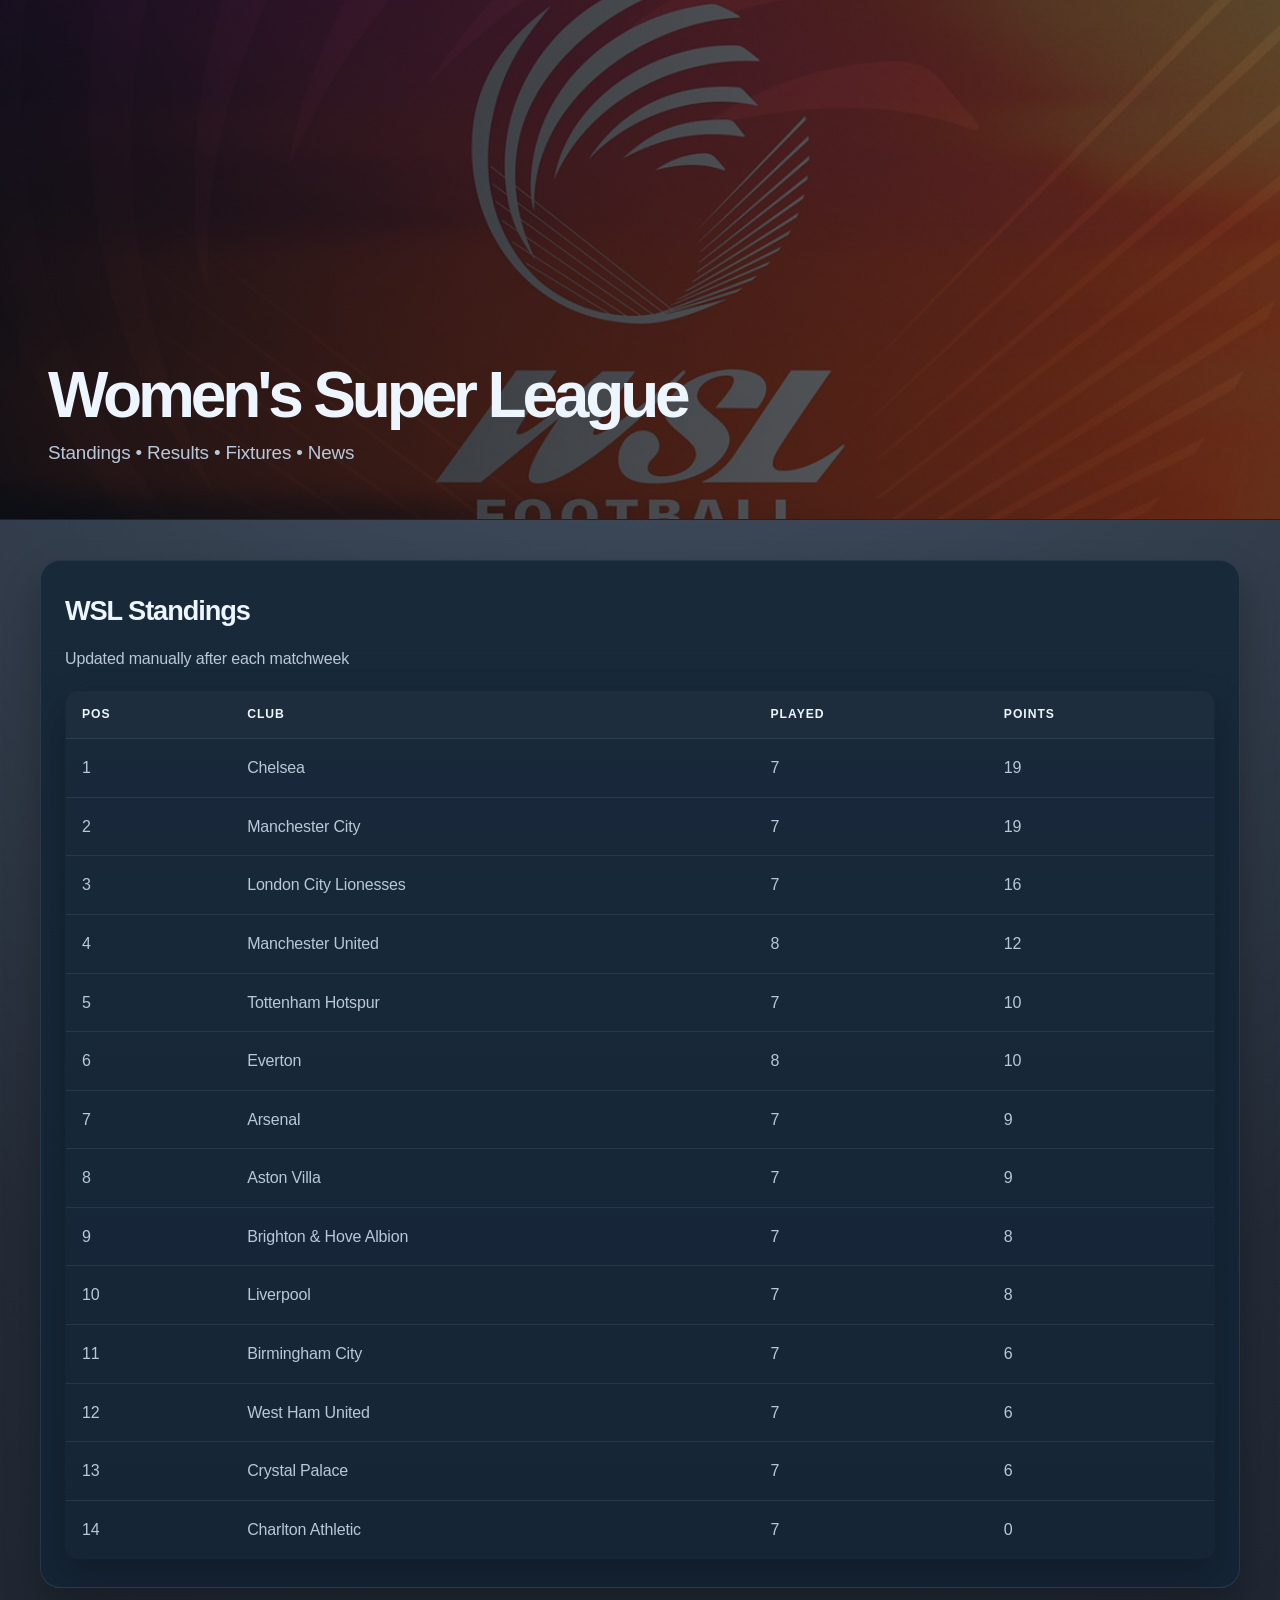
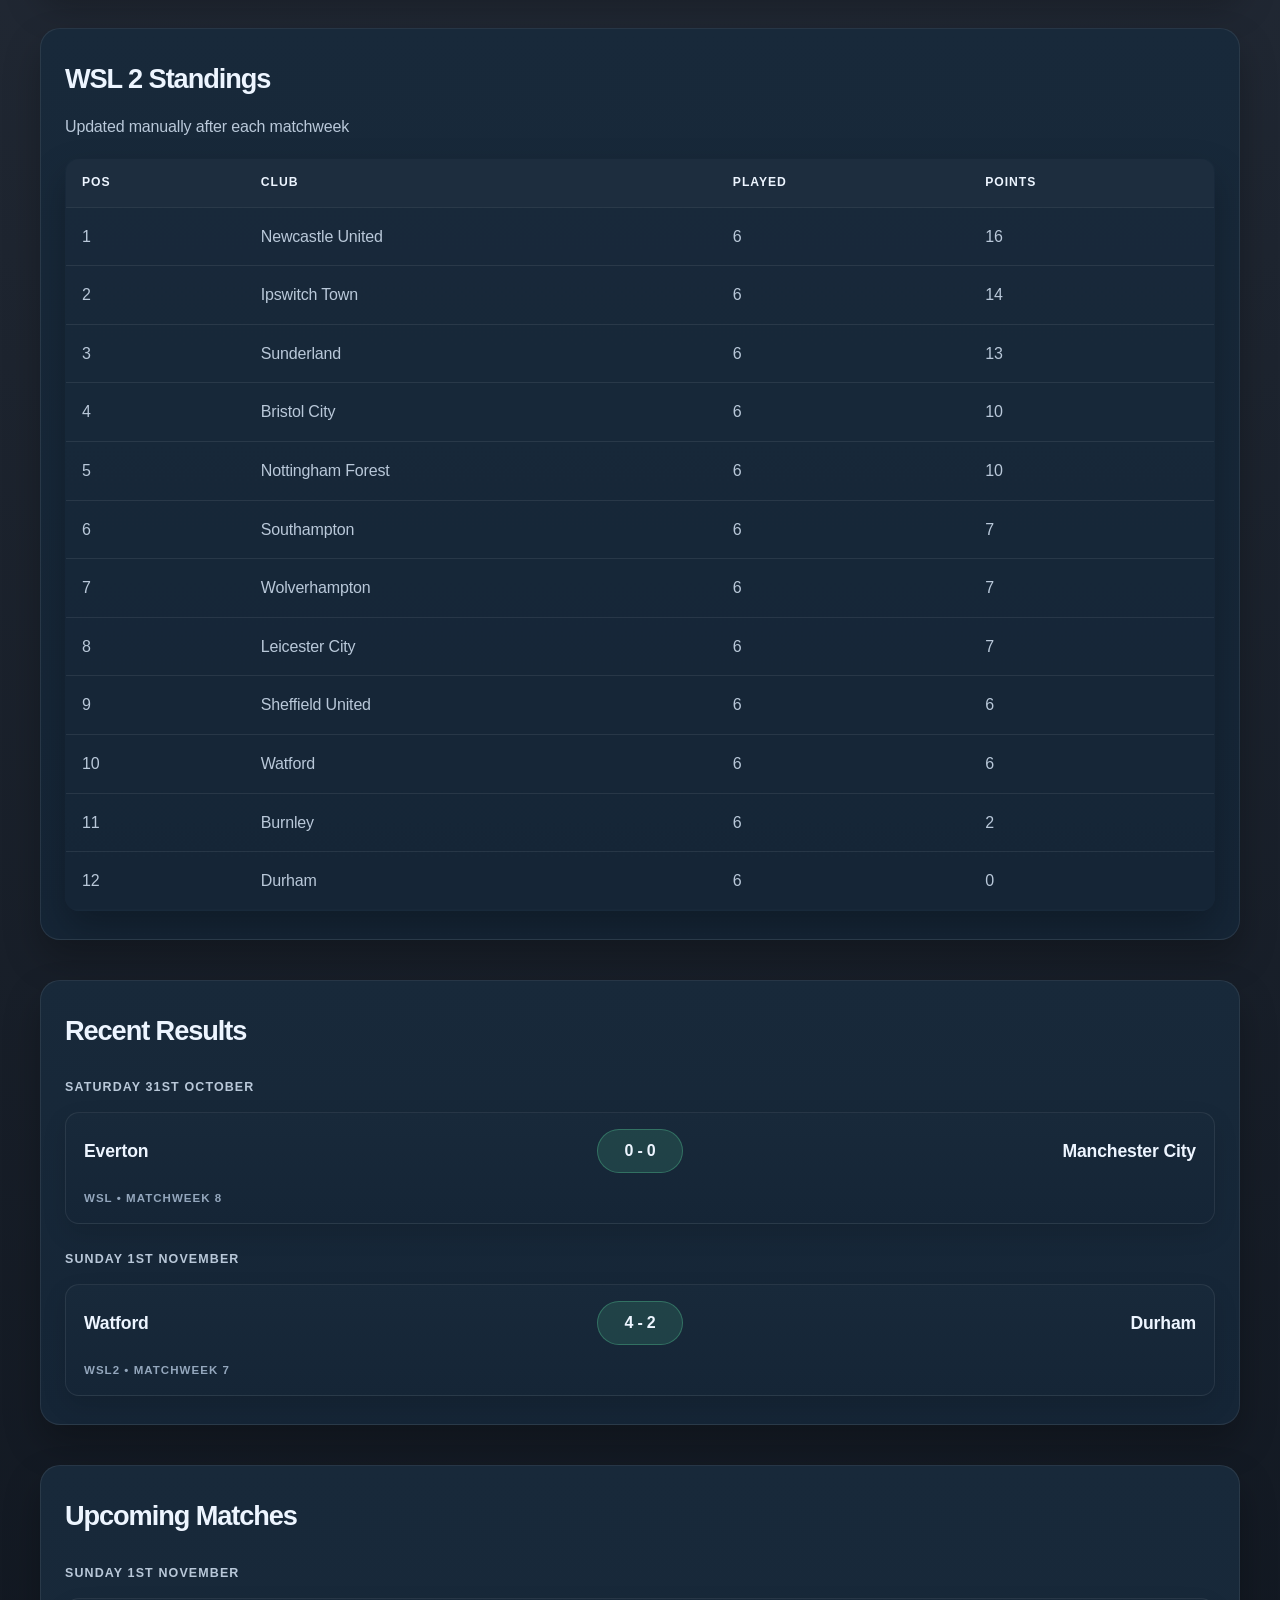
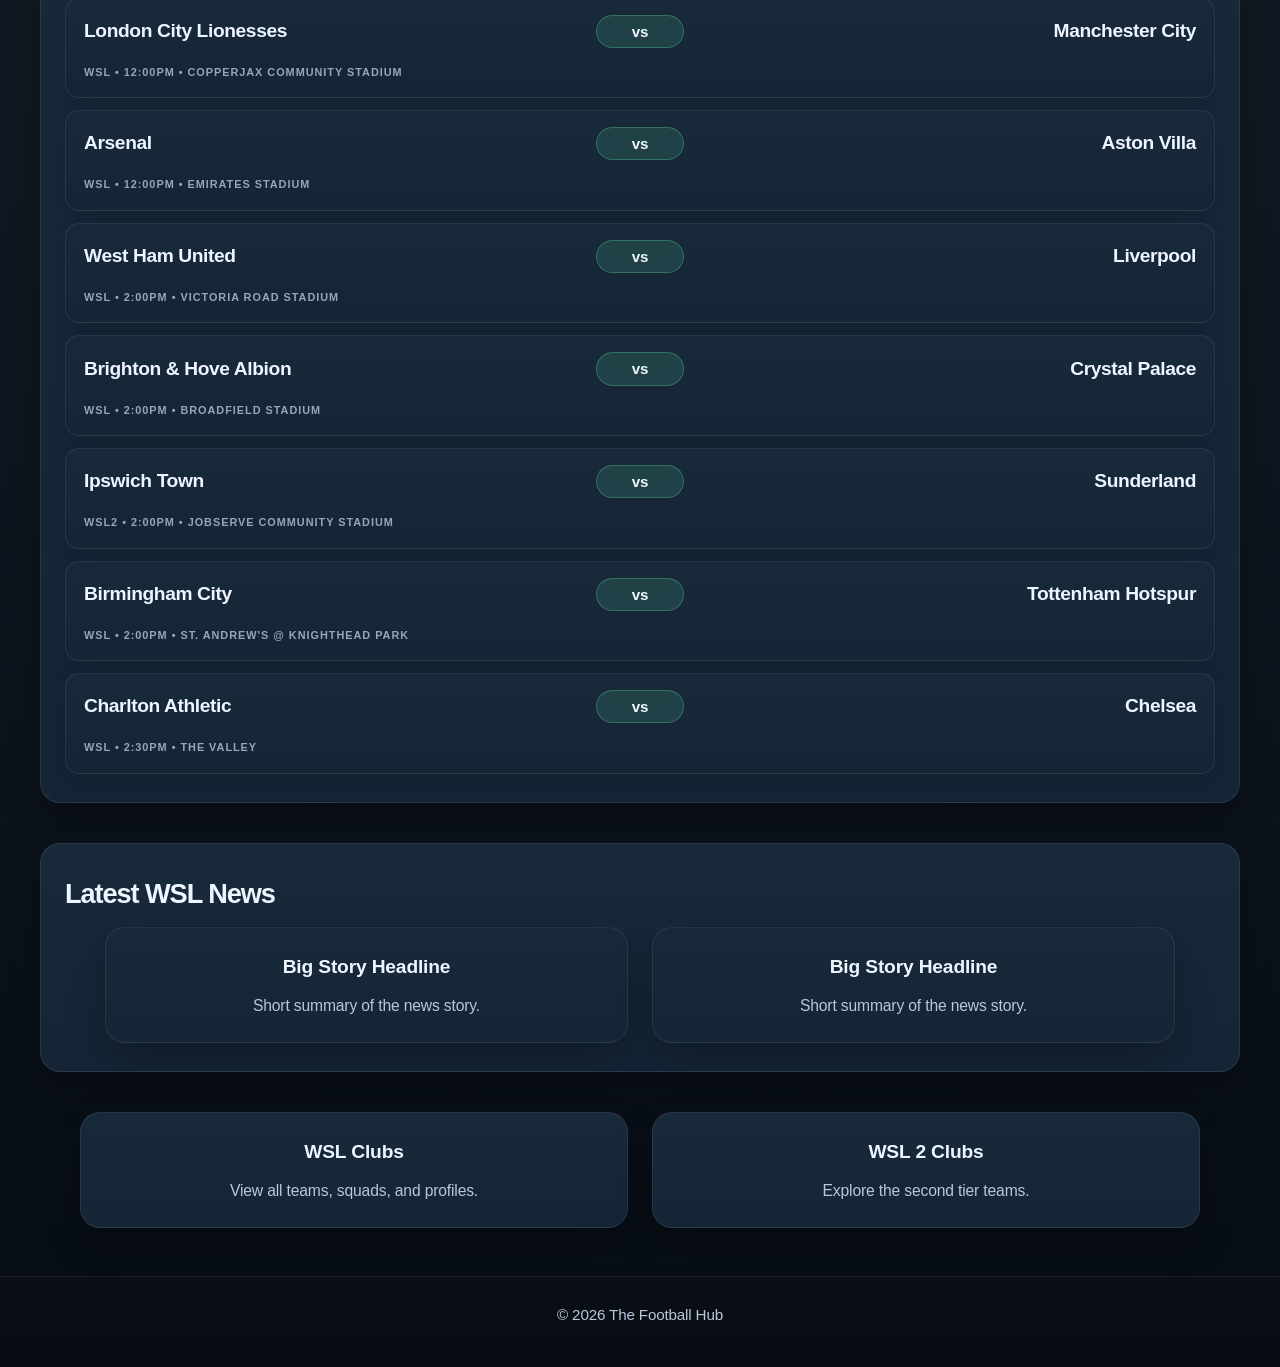
<file: wsl.html>
<!DOCTYPE html>
<html>
<head>
  <meta charset="UTF-8">
  <title>WSL | The Football Hub</title>
  <link rel="stylesheet" href="style.css?v=9">
</head>

<body>

  <!-- HERO -->
  <header class="hero-header">
    <img src="wsl-header.jpg" alt="WSL header" class="hero-image">
    <div class="hero-glass">
      <h1>Women's Super League</h1>
      <p>Standings • Results • Fixtures • News</p>
    </div>
  </header>

  <!-- WSL STANDINGS -->
  <section class="glass-tile" style="margin:40px;">
    <h2>WSL Standings</h2>
    <p>Updated manually after each matchweek</p>

    <table class="glass-table">
      <tr><th>Pos</th><th>Club</th><th>Played</th><th>Points</th></tr>
      <tr><td>1</td><td>Chelsea</td><td>7</td><td>19</td></tr>
      <tr><td>2</td><td>Manchester City</td><td>7</td><td>19</td></tr>
      <tr><td>3</td><td>London City Lionesses</td><td>7</td><td>16</td></tr>
      <tr><td>4</td><td>Manchester United</td><td>8</td><td>12</td></tr>
      <tr><td>5</td><td>Tottenham Hotspur</td><td>7</td><td>10</td></tr>
      <tr><td>6</td><td>Everton</td><td>8</td><td>10</td></tr>
      <tr><td>7</td><td>Arsenal</td><td>7</td><td>9</td></tr>
      <tr><td>8</td><td>Aston Villa</td><td>7</td><td>9</td></tr>
      <tr><td>9</td><td>Brighton & Hove Albion</td><td>7</td><td>8</td></tr>
      <tr><td>10</td><td>Liverpool</td><td>7</td><td>8</td></tr>
      <tr><td>11</td><td>Birmingham City</td><td>7</td><td>6</td></tr>
      <tr><td>12</td><td>West Ham United</td><td>7</td><td>6</td></tr>
      <tr><td>13</td><td>Crystal Palace</td><td>7</td><td>6</td></tr>
      <tr><td>14</td><td>Charlton Athletic</td><td>7</td><td>0</td></tr>
    </table>
  </section>

  <!-- WSL 2 STANDINGS -->
  <section class="glass-tile" style="margin:40px;">
    <h2>WSL 2 Standings</h2>
    <p>Updated manually after each matchweek</p>

    <table class="glass-table">
      <tr><th>Pos</th><th>Club</th><th>Played</th><th>Points</th></tr>
      <tr><td>1</td><td>Newcastle United</td><td>6</td><td>16</td></tr>
      <tr><td>2</td><td>Ipswitch Town</td><td>6</td><td>14</td></tr>
      <tr><td>3</td><td>Sunderland</td><td>6</td><td>13</td></tr>
      <tr><td>4</td><td>Bristol City</td><td>6</td><td>10</td></tr>
      <tr><td>5</td><td>Nottingham Forest</td><td>6</td><td>10</td></tr>
      <tr><td>6</td><td>Southampton</td><td>6</td><td>7</td></tr>
      <tr><td>7</td><td>Wolverhampton</td><td>6</td><td>7</td></tr>
      <tr><td>8</td><td>Leicester City</td><td>6</td><td>7</td></tr>
      <tr><td>9</td><td>Sheffield United</td><td>6</td><td>6</td></tr>
      <tr><td>10</td><td>Watford</td><td>6</td><td>6</td></tr>
      <tr><td>11</td><td>Burnley</td><td>6</td><td>2</td></tr>
      <tr><td>12</td><td>Durham</td><td>6</td><td>0</td></tr>
    </table>
  </section>

  <!-- RECENT RESULTS -->
<section class="glass-tile" style="margin:40px;">
  <h2>Recent Results</h2>

  <div class="match-day">
    <h3>Saturday 31st October</h3>
    
    <div class="match-list">
      <div class="match-item">
        <span class="team">Everton</span>
        <span class="score">0 - 0</span>
        <span class="team team-right">Manchester City</span>
        <span class="meta">WSL • Matchweek 8</span>
      </div>
    </div>
  </div>

  <div class="match-day">
    <h3>Sunday 1st November</h3>
    
    <div class="match-list">
      <div class="match-item">
        <span class="team">Watford</span>
        <span class="score">4 - 2</span>
        <span class="team team-right">Durham</span>
        <span class="meta">WSL2 • Matchweek 7</span>
      </div>
    </div>
  </div>
</section>

  <!-- UPCOMING MATCHES -->
  <section class="glass-tile" style="margin:40px;">
    <h2>Upcoming Matches</h2>

  <div class="match-day">
    <h3>Sunday 1st November</h3>

    <div class="match-list">
      <div class="match-item">
        <span class="team-name">London City Lionesses</span>
        <span class="versus-pill">vs</span>
        <span class="team-name team-right">Manchester City</span>
        <span class="match-meta">WSL • 12:00pm • Copperjax Community Stadium</span>
      </div>

      <div class="match-item">
        <span class="team-name">Arsenal</span>
        <span class="versus-pill">vs</span>
        <span class="team-name team-right">Aston Villa</span>
        <span class="match-meta">WSL • 12:00pm • Emirates Stadium</span>
      </div>

      <div class="match-item">
        <span class="team-name">West Ham United</span>
        <span class="versus-pill">vs</span>
        <span class="team-name team-right">Liverpool</span>
        <span class="match-meta">WSL • 2:00pm • Victoria Road Stadium</span>
      </div>

      <div class="match-item">
        <span class="team-name">Brighton &amp; Hove Albion</span>
        <span class="versus-pill">vs</span>
        <span class="team-name team-right">Crystal Palace</span>
        <span class="match-meta">WSL • 2:00pm • Broadfield Stadium</span>
      </div>

      <div class="match-item">
        <span class="team-name">Ipswich Town</span>
        <span class="versus-pill">vs</span>
        <span class="team-name team-right">Sunderland</span>
        <span class="match-meta">WSL2 • 2:00pm • JobServe Community Stadium</span>
      </div>

      <div class="match-item">
        <span class="team-name">Birmingham City</span>
        <span class="versus-pill">vs</span>
        <span class="team-name team-right">Tottenham Hotspur</span>
        <span class="match-meta">WSL • 2:00pm • St. Andrew's @ Knighthead Park</span>
      </div>

      <div class="match-item">
        <span class="team-name">Charlton Athletic</span>
        <span class="versus-pill">vs</span>
        <span class="team-name team-right">Chelsea</span>
        <span class="match-meta">WSL • 2:30pm • The Valley</span>
      </div>
    </div>
  </div>
</section>

  <!-- NEWS -->
  <section class="glass-tile" style="margin:40px;">
    <h2>Latest WSL News</h2>

    <div class="league-dashboard">
      <div class="league-card">
        <h3>Big Story Headline</h3>
        <p>Short summary of the news story.</p>
      </div>

      <div class="league-card">
        <h3>Big Story Headline</h3>
        <p>Short summary of the news story.</p>
      </div>
    </div>
  </section>

  <!-- SUBPAGE LINKS -->
  <section class="league-dashboard" style="margin:40px;">
    <a href="wsl-clubs.html" class="league-card">
      <h3>WSL Clubs</h3>
      <p>View all teams, squads, and profiles.</p>
    </a>

    <a href="wsl2-clubs.html" class="league-card">
      <h3>WSL 2 Clubs</h3>
      <p>Explore the second tier teams.</p>
    </a>
  </section>

  <!-- FOOTER -->
  <footer class="footer-glass">
    <p>© 2026 The Football Hub</p>
  </footer>

</body>
</html>
</file>
<file: style.css>
/* ==========================
   ROOT VARIABLES
========================== */

:root {
  --bg: #0b1320;
  --bg-deep: #070d15;
  --surface: #101b2a;
  --surface-strong: #152536;
  --card: #18293a;
  --card-hover: #20314a;
  --panel: rgba(255, 255, 255, 0.02);

  --accent: #5fe0a4;
  --accent-strong: #38c98b;
  --accent-soft: rgba(95, 224, 164, 0.18);

  --gold: #f4c86d;
  --gold-soft: rgba(244, 200, 109, 0.18);

  --text: #edf5ff;
  --text-secondary: #b9c8d9;
  --text-muted: #94a7bd;

  --border: rgba(255, 255, 255, 0.08);
  --shadow: 0 18px 36px rgba(0, 0, 0, 0.26);
  --radius-lg: 20px;
  --radius-md: 14px;
  --radius-sm: 10px;
}

/* ==========================
   GLOBAL
========================== */

* {
  box-sizing: border-box;
}

html {
  scroll-behavior: smooth;
}

body {
  margin: 0;
  font-family: 'Inter', 'Segoe UI', Arial, sans-serif;
  background:
    radial-gradient(circle at top, rgba(27, 46, 69, 0.8) 0%, rgba(11, 19, 32, 0.9) 30%, var(--bg-deep) 100%);
  color: var(--text);
  line-height: 1.6;
  letter-spacing: -0.01em;
}

a {
  text-decoration: none;
  color: inherit;
}

img {
  max-width: 100%;
  display: block;
}

section {
  margin-bottom: 72px;
  position: relative;
}

/* ==========================
   HERO SECTION
========================== */

.hero-header {
  position: relative;
  height: 520px;
  overflow: hidden;
  background: #0a1018;
  border-bottom: 1px solid var(--border);
}

.hero-header::before {
  content: "";
  position: absolute;
  inset: 0;
  background: linear-gradient(
    90deg,
    rgba(7, 13, 21, 0.82) 0%,
    rgba(7, 13, 21, 0.52) 38%,
    rgba(7, 13, 21, 0.18) 100%
  );
  z-index: 1;
}

.hero-image {
  width: 100%;
  height: 100%;
  object-fit: cover;
  filter: brightness(0.52) saturate(1.08);
  transform: scale(1.02);
}

.hero-glass {
  position: absolute;
  left: 48px;
  bottom: 52px;
  z-index: 2;
  max-width: 640px;
}

.hero-glass h1 {
  margin: 0 0 14px;
  font-size: clamp(2.7rem, 5vw, 5rem);
  line-height: 0.94;
  letter-spacing: -0.065em;
  font-weight: 800;
  color: var(--text);
}

.hero-glass p {
  margin: 0;
  font-size: 1.18rem;
  color: var(--text-secondary);
  max-width: 560px;
  line-height: 1.5;
}

/* ==========================
   SECTION HEADINGS
========================== */

h2 {
  margin: 0 0 26px 40px;
  font-size: clamp(1.5rem, 2vw, 2.1rem);
  font-weight: 700;
  color: var(--text);
  letter-spacing: -0.04em;
}

/* ==========================
   HOMEPAGE GRID
========================== */

.editorial-grid {
  display: grid;
  grid-template-columns: repeat(auto-fit, minmax(260px, 1fr));
  gap: 24px;
  padding: 36px 40px 0;
}

/* ==========================
   CONTENT CARDS
========================== */

.glass-tile {
  background: linear-gradient(180deg, var(--card) 0%, var(--surface-strong) 100%);
  border: 1px solid var(--border);
  border-radius: var(--radius-lg);
  padding: 28px 24px;
  min-height: 185px;
  box-shadow: var(--shadow);
  transition: transform 0.25s ease, border-color 0.25s ease, box-shadow 0.25s ease, background 0.25s ease;
  position: relative;
  overflow: hidden;
}

.glass-tile::before {
  content: "";
  position: absolute;
  left: 0;
  top: 0;
  width: 100%;
  height: 3px;
  background: linear-gradient(90deg, var(--accent), var(--gold));
  opacity: 0;
  transition: opacity 0.25s ease;
}

.glass-tile:hover {
  background: linear-gradient(180deg, var(--card-hover) 0%, #22395d 100%);
  border-color: rgba(95, 224, 164, 0.45);
  transform: translateY(-4px);
  box-shadow: 0 24px 50px rgba(0, 0, 0, 0.3);
}

.glass-tile:hover::before {
  opacity: 1;
}

.glass-tile h2 {
  margin: 0 0 12px;
  font-size: 1.7rem;
  font-weight: 700;
  letter-spacing: -0.04em;
  color: var(--text);
}

.glass-tile p {
  margin: 0;
  font-size: 1rem;
  line-height: 1.7;
  color: var(--text-secondary);
}

/* ==========================
   LEAGUE DASHBOARD
========================== */

.league-dashboard {
  display: grid;
  grid-template-columns: repeat(auto-fit, minmax(260px, 1fr));
  gap: 24px;
  padding: 0 40px;
}

/* ==========================
   LEAGUE CARDS
========================== */

.league-card {
  background: linear-gradient(180deg, var(--card) 0%, var(--surface-strong) 100%);
  border: 1px solid var(--border);
  border-radius: var(--radius-lg);
  padding: 24px 20px;
  text-align: center;
  transition: all 0.25s ease;
  box-shadow: var(--shadow);
  position: relative;
  overflow: hidden;
}

.league-card::before {
  content: "";
  position: absolute;
  inset: 0 0 auto 0;
  height: 3px;
  background: linear-gradient(90deg, var(--gold), var(--accent));
  opacity: 0;
  transition: opacity 0.25s ease;
}

.league-card:hover {
  background: linear-gradient(180deg, var(--card-hover) 0%, #243b5d 100%);
  transform: translateY(-4px);
  border-color: rgba(95, 224, 164, 0.45);
}

.league-card:hover::before {
  opacity: 1;
}

.league-card img {
  width: 72px;
  height: 72px;
  object-fit: contain;
  display: block;
  margin: 0 auto 16px;
  filter: drop-shadow(0 8px 16px rgba(0, 0, 0, 0.22));
}

.league-card h3 {
  font-size: 1.2rem;
  font-weight: 700;
  margin: 0 0 10px;
  color: var(--text);
}

.league-card p {
  font-size: 0.98rem;
  line-height: 1.6;
  color: var(--text-secondary);
  margin: 0;
}

/* ==========================
   TABLES
========================== */

.glass-table {
  width: 100%;
  border-collapse: collapse;
  background: linear-gradient(180deg, var(--card) 0%, var(--surface-strong) 100%);
  border: 1px solid var(--border);
  border-radius: var(--radius-md);
  overflow: hidden;
  margin-top: 18px;
  box-shadow: var(--shadow);
}

.glass-table th {
  background: rgba(255, 255, 255, 0.02);
  color: var(--text);
  padding: 14px 16px;
  font-size: 0.76rem;
  font-weight: 700;
  text-transform: uppercase;
  letter-spacing: 0.08em;
  text-align: left;
  border-bottom: 1px solid var(--border);
}

.glass-table td {
  padding: 16px;
  color: var(--text-secondary);
  border-bottom: 1px solid var(--border);
}

.glass-table tr:last-child td {
  border-bottom: none;
}

.glass-table tr:hover {
  background: rgba(255, 255, 255, 0.02);
}

/* ==========================
   STAT BOXES
========================== */

.stat-box {
  background: linear-gradient(180deg, var(--card) 0%, var(--surface-strong) 100%);
  border: 1px solid var(--border);
  border-radius: var(--radius-md);
  padding: 24px 20px;
  text-align: center;
  box-shadow: var(--shadow);
}

.stat-box h3 {
  margin: 0 0 10px;
  font-size: 0.9rem;
  font-weight: 600;
  letter-spacing: 0.08em;
  text-transform: uppercase;
  color: var(--text-muted);
}

.stat-box p {
  margin: 0;
  font-size: clamp(1.8rem, 2.5vw, 2.4rem);
  font-weight: 800;
  letter-spacing: -0.05em;
  color: var(--text);
}

/* ==========================
   FOOTER TILE
========================== */

.footer-tile {
  display: block;
  margin: 40px;
  padding: 30px 26px;
  background: linear-gradient(135deg, rgba(95, 224, 164, 0.12) 0%, var(--card) 100%);
  border: 1px solid rgba(95, 224, 164, 0.3);
  border-radius: var(--radius-lg);
  text-align: left;
  box-shadow: var(--shadow);
  transition: transform 0.25s ease, border-color 0.25s ease;
}

.footer-tile:hover {
  transform: translateY(-2px);
  border-color: rgba(95, 224, 164, 0.5);
}

.footer-tile h2 {
  margin: 0 0 8px;
  font-size: 2rem;
}

.footer-tile p {
  margin: 0;
  color: var(--text-secondary);
}

/* ==========================
   FOOTER
========================== */

.footer-glass {
  text-align: center;
  padding: 26px 20px 40px;
  margin-top: 48px;
  background: linear-gradient(180deg, rgba(10, 15, 23, 0.8), rgba(9, 12, 18, 1));
  border-top: 1px solid var(--border);
  color: var(--text-secondary);
}

.footer-glass p {
  margin: 0;
  font-size: 0.95rem;
}

/* ==========================
   RESPONSIVE
========================== */

@media (max-width: 768px) {
  .hero-header {
    height: 420px;
  }

  .hero-glass {
    left: 24px;
    right: 24px;
    bottom: 26px;
    max-width: none;
  }

  .editorial-grid,
  .league-dashboard {
    padding-left: 20px;
    padding-right: 20px;
    gap: 18px;
  }

  h2 {
    margin-left: 20px;
    margin-right: 20px;
  }

  .glass-tile,
  .league-card {
    padding: 22px 18px;
  }

  .footer-tile {
    margin: 20px;
  }
}

@media (max-width: 480px) {
  .hero-header {
    height: 360px;
  }

  .hero-glass h1 {
    font-size: 2.4rem;
    letter-spacing: -0.06em;
  }

  .hero-glass p {
    font-size: 1rem;
  }

  .glass-tile h2 {
    font-size: 1.4rem;
  }

  .footer-tile h2 {
    font-size: 1.6rem;
  }
}

.match-day {
  margin-top: 26px;
}

.match-day h3 {
  margin: 0 0 14px;
  color: var(--text-secondary);
  font-size: 0.8rem;
  letter-spacing: 0.08em;
  text-transform: uppercase;
  font-weight: 700;
}

.match-list {
  display: grid;
  gap: 12px;
}

.match-item {
  display: grid;
  grid-template-columns: minmax(0, 1.2fr) auto minmax(0, 1.2fr);
  align-items: center;
  gap: 14px;
  background: linear-gradient(180deg, var(--card), var(--surface-strong));
  border: 1px solid var(--border);
  border-radius: 14px;
  padding: 16px 18px;
  box-shadow: 0 10px 24px rgba(0, 0, 0, 0.12);
}

.team {
  font-weight: 700;
  color: var(--text);
  line-height: 1.3;
  font-size: 1.1rem;
}

.team-right {
  text-align: right;
}

.score {
  display: inline-flex;
  align-items: center;
  justify-content: center;
  min-width: 86px;
  padding: 8px 14px;
  border-radius: 999px;
  background: rgba(95, 224, 164, 0.14);
  color: var(--text);
  font-weight: 800;
  border: 1px solid rgba(95, 224, 164, 0.3);
  font-size: 1rem;
}

.meta {
  grid-column: 1 / -1;
  color: var(--text-muted);
  font-size: 0.72rem;
  letter-spacing: 0.09em;
  text-transform: uppercase;
  font-weight: 600;
  margin-top: 2px;
}

.match-day {
  margin-top: 26px;
}

.match-day h3 {
  margin: 0 0 14px;
  color: var(--text-secondary);
  font-size: 0.78rem;
  letter-spacing: 0.09em;
  text-transform: uppercase;
  font-weight: 700;
}

.match-list {
  display: grid;
  gap: 12px;
}

.match-item {
  display: grid;
  grid-template-columns: minmax(0, 1fr) auto minmax(0, 1fr);
  align-items: center;
  gap: 14px;
  background: linear-gradient(180deg, var(--card), var(--surface-strong));
  border: 1px solid var(--border);
  border-radius: 14px;
  padding: 16px 18px;
  box-shadow: 0 10px 24px rgba(0,0,0,0.12);
}

.team-name {
  font-weight: 700;
  color: var(--text);
  line-height: 1.3;
  font-size: clamp(1.05rem, 1.5vw, 1.25rem);
  letter-spacing: -0.02em;
}

.team-right {
  text-align: right;
}

.versus-pill,
.score-pill {
  display: inline-flex;
  align-items: center;
  justify-content: center;
  min-width: 88px;
  padding: 8px 14px;
  border-radius: 999px;
  background: rgba(95, 224, 164, 0.14);
  color: var(--text);
  font-weight: 800;
  border: 1px solid rgba(95, 224, 164, 0.3);
  font-size: 0.95rem;
  line-height: 1;
}

.match-meta {
  grid-column: 1 / -1;
  color: var(--text-muted);
  font-size: 0.68rem;
  letter-spacing: 0.09em;
  text-transform: uppercase;
  font-weight: 600;
  margin-top: 2px;
}
</file>
